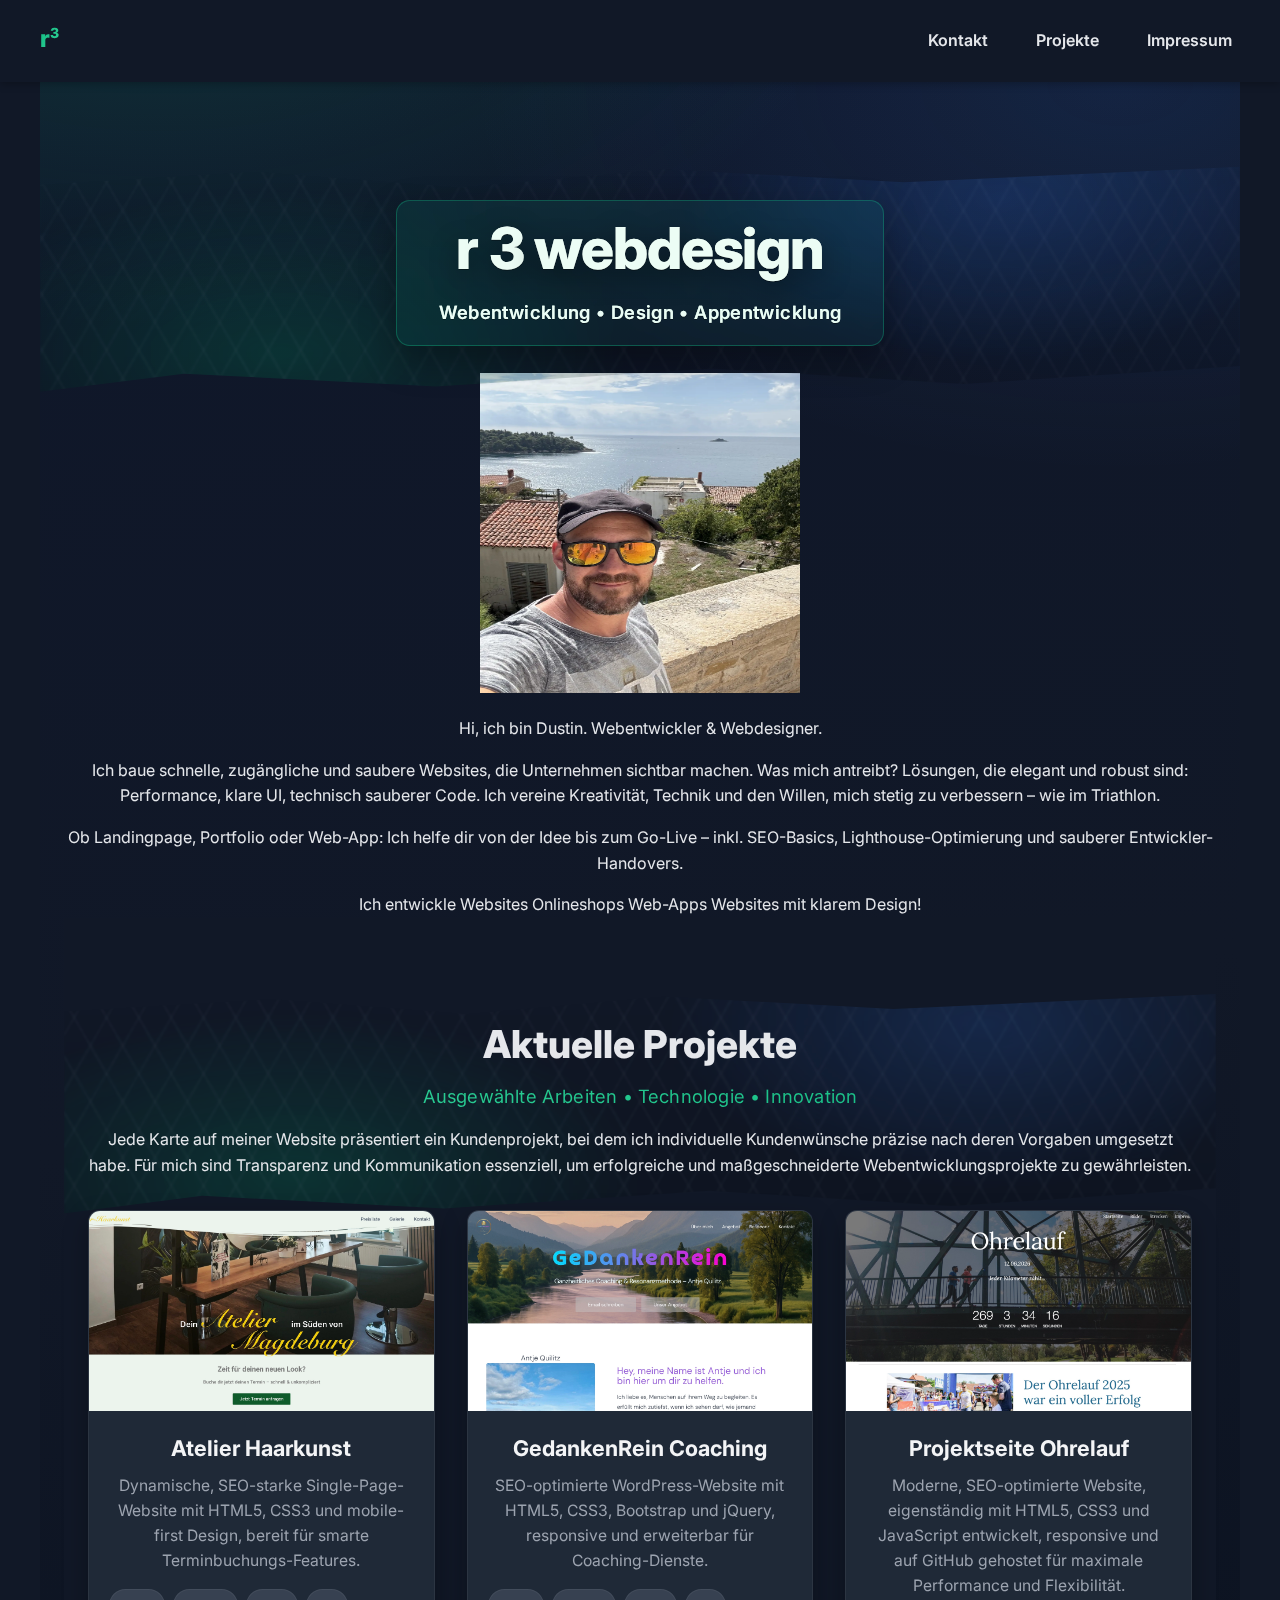
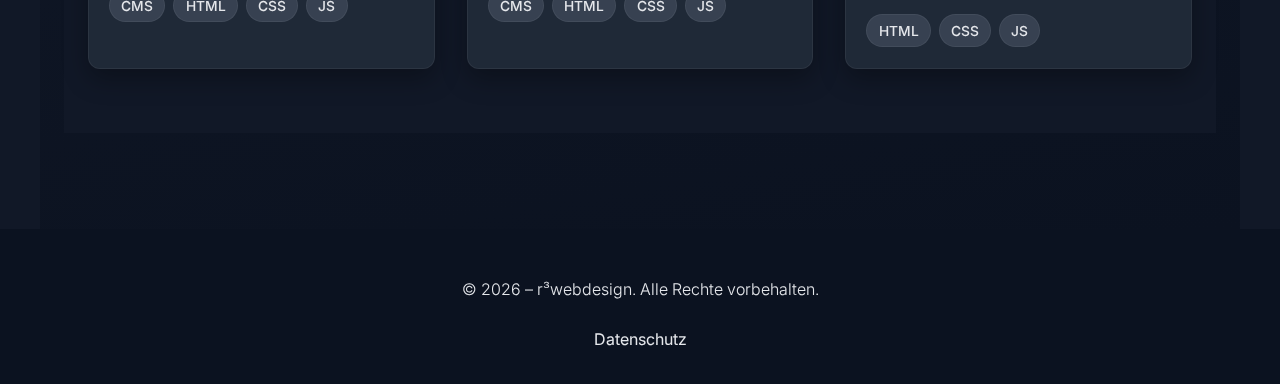
<file: index.html>
<!DOCTYPE html>
<html lang="de">
<head>
  <!-- Basis -->
  <meta charset="utf-8" />
  <meta name="viewport" content="width=device-width, initial-scale=1" />
  <meta http-equiv="X-UA-Compatible" content="IE=edge" />
  <title>r³webdesign – Webentwicklung, Design & Appentwicklung</title>
  <meta name="description" content="r³webdesign entwickelt performante Webseiten, klares Design und smarte Apps. Modernes Tech-Stack, klare Kommunikation, saubere Umsetzung." />
  <meta name="robots" content="index,follow" />
  <meta name="theme-color" content="#10b981" />

  <!-- Canonical -->
  <link rel="canonical" href="https://r3webdesign.de/" />

  <!-- Open Graph -->
  <meta property="og:locale" content="de_DE" />
  <meta property="og:type" content="website" />
  <meta property="og:site_name" content="r³webdesign" />
  <meta property="og:title" content="r³webdesign – Webentwicklung, Design & Appentwicklung" />
  <meta property="og:description" content="r³webdesign entwickelt performante Webseiten, klares Design und smarte Apps. Modernes Tech-Stack, klare Kommunikation, saubere Umsetzung." />
  <meta property="og:url" content="https://r3webdesign.de/" />
  <meta property="og:image" content="https://r3webdesign.de/images/logo.png" />
  <meta property="og:image:width" content="1200" />
  <meta property="og:image:height" content="630" />
  <meta property="og:image:alt" content="r³webdesign – Webentwicklung · Design · Appentwicklung" />

  <!-- Twitter -->
  <meta name="twitter:card" content="summary_large_image" />
  <meta name="twitter:title" content="r³webdesign – Webentwicklung, Design & Appentwicklung" />
  <meta name="twitter:description" content="r³webdesign entwickelt performante Webseiten, klares Design und smarte Apps. Modernes Tech-Stack, klare Kommunikation, saubere Umsetzung." />
  <meta name="twitter:image" content="https://r3webdesign.de/images/r3design-og.png" />

  <!-- Favicons / Icons -->
  <link rel="icon" href="./favicon.ico" sizes="any" />
  <link rel="icon" href="./icon.svg" type="image/svg+xml" />
  <link rel="apple-touch-icon" href="./apple-touch-icon.png" />

  <!-- Fonts (Inter) -->
  <link rel="preconnect" href="https://fonts.googleapis.com" />
  <link rel="preconnect" href="https://fonts.gstatic.com" crossorigin />
  <!-- Optional: Preload, wenn du nur einen Schnitt brauchst
  <link rel="preload" as="style" href="https://fonts.googleapis.com/css2?family=Inter:wght@300;400;600;800&display=swap" />
  -->
  <link href="https://fonts.googleapis.com/css2?family=Inter:wght@300;400;600;800&display=swap" rel="stylesheet" />
  <link rel="preconnect" href="https://fonts.googleapis.com">
  <link href="https://fonts.googleapis.com/css2?family=Inter:wght@600;800&display=swap" rel="stylesheet">
  <!-- CSS -->
  <link rel="stylesheet" href="./style.css?v=1" />

  <!-- Strukturierte Daten (optional, hilft Branding) -->
 <script type="application/ld+json">
{
  "@context": "https://schema.org",
  "@type": "Organization",
  "name": "r³webdesign",
  "alternateName": "r3webdesign",
  "url": "https://r3webdesign.de/",
  "logo": "https://r3webdesign.de/images/r3design-og.png",
  "sameAs": []
}
</script>
</head>
<body>
<header class="site-header">
<a href="index.html" class="logo-link" aria-label="Zurück zur Startseite">
<svg class="logo" width="50" height="50" viewBox="0 0 50 50" fill="none" xmlns="http://www.w3.org/2000/svg">
  <defs>
    <linearGradient id="logoGradient" x1="0%" y1="0%" x2="100%" y2="100%">
      <stop offset="0%" style="stop-color:#10b981;stop-opacity:1" />
      <stop offset="100%" style="stop-color:#34d399;stop-opacity:1" />
    </linearGradient>
  </defs>
  <text x="50%" y="50%" font-family="'Inter', sans-serif" font-size="24" font-weight="800" fill="url(#logoGradient)" text-anchor="middle" dominant-baseline="middle">
  r<tspan dy="-7" font-size="14">3</tspan>
</text>
</svg>
</a>
<nav class="main-nav" aria-label="Hauptnavigation">
<div class="burger-menu" id="burger-menu">
<span></span>
<span></span>
<span></span>
</div>
<ul class="nav-list" id="nav-list">
<li><a href="kontakt.html">Kontakt</a></li>
<li><a href="#projekte">Projekte</a></li>
<li><a href="impressum.html">Impressum</a></li>
</ul>
</nav>
</header>

<main>
<section id="intro" class="section intro">
<div class="section-head">
<h1 class="r3-logo" aria-label="r hoch drei webdesign">
  <span class="r3-word">
    <span class="r3-r">r</span>
    <span class="r3-badge" aria-hidden="true">3</span>
    <span class="r3-rest">webdesign</span>
  </span>
</h1>
</div>

<section id="about" class="about">
  <div class="about__inner">
    <figure class="about__media">
      <img
        src="images/IMG_1907.webp"
        alt="Dustin Rose – Webentwickler & Webdesigner"
        width="320" height="320" loading="lazy"
      />
    </figure>

    <div class="about__content">
      <p class="about__lead">
        Hi, ich bin Dustin. Webentwickler &amp; Webdesigner.
      </p>
      <p>
        Ich baue schnelle, zugängliche und saubere Websites, die Unternehmen sichtbar
        machen. Was mich antreibt? Lösungen, die elegant und robust sind: Performance,
        klare UI, technisch sauberer Code. Ich vereine Kreativität, Technik und den
        Willen, mich stetig zu verbessern – wie im Triathlon.
      </p>
      <p>
        Ob Landingpage, Portfolio oder Web-App: Ich helfe dir von der Idee bis zum
        Go-Live – inkl. SEO-Basics, Lighthouse-Optimierung und sauberer Entwickler-Handovers.
      </p>
    </div>
  </div>
</section>
<!-- Flip Text Component -->
<div class="r3flip">
  <span class="r3flip__fixed">Ich entwickle</span>

  <span class="r3flip__vp">
    <span class="r3flip__track">
      <span class="r3flip__item item_blue">Websites</span>
      <span class="r3flip__item item_green">Onlineshops</span>
      <span class="r3flip__item item_violett">Web-Apps</span>
      <!-- Duplikat für nahtlosen Loop -->
      <span class="r3flip__item item_blue">Websites</span>
    </span>
  </span>

  <span class="r3flip__fixed">mit klarem Design!</span>
</div>




<section id="projekte" class="section projects" aria-labelledby="projects-title">
<div class="section-head">
<h2 id="projects-title">Aktuelle Projekte</h2>
<p>Jede Karte auf meiner Website präsentiert ein Kundenprojekt, bei dem ich individuelle Kundenwünsche präzise nach deren Vorgaben umgesetzt habe. Für mich sind Transparenz und Kommunikation essenziell, um erfolgreiche und maßgeschneiderte Webentwicklungsprojekte zu gewährleisten.</p>
</div>
<div class="card-grid">
<a class="card autoShow" href="projekt-1.html">
<img src="images/projekt-1.webp" alt="Vorschau von Atelier Haarkunst" class="card-media">
<div class="card-body">
<h3>Atelier Haarkunst</h3>
<p>Dynamische, SEO-starke Single-Page-Website mit HTML5, CSS3 und mobile-first Design, bereit für smarte Terminbuchungs-Features.</p>
<div class="tags"><span>CMS</span><span>HTML</span><span>CSS</span><span>JS</span></div>
</div>
</a>
<a class="card autoShow" href="projekt-2.html">
<img src="images/projekt-2.webp" alt="Vorschau von GedankenRein Coaching" class="card-media">
<div class="card-body">
<h3>GedankenRein Coaching</h3>
<p>SEO-optimierte WordPress-Website mit HTML5, CSS3, Bootstrap und jQuery, responsive und erweiterbar für Coaching-Dienste.</p>
<div class="tags"><span>CMS</span><span>HTML</span><span>CSS</span><span>JS</span></div>
</div>
</a>
<a class="card autoShow" href="projekt-3.html">
<img src="images/projekt-3.webp" alt="Vorschau von Ohrelauf" class="card-media">
<div class="card-body">
<h3>Projektseite Ohrelauf</h3>
<p>Moderne, SEO-optimierte Website, eigenständig mit HTML5, CSS3 und JavaScript entwickelt, responsive und auf GitHub gehostet für maximale Performance und Flexibilität.</p>
<div class="tags"><span>HTML</span><span>CSS</span><span>JS</span></div>
</div>
</a>
</div>
</section>
</main>

<footer class="site-footer">
<p>© <span id="year"></span> – r³webdesign. Alle Rechte vorbehalten.</p>
<a href="datenschutz.html" class="footer-link">Datenschutz</a>
</footer>

<script>
document.getElementById('year').textContent = new Date().getFullYear();
document.getElementById('burger-menu').addEventListener('click', function() {
  this.classList.toggle('active');
  document.getElementById('nav-list').classList.toggle('active');
});
  // === AutoShow: früher & langsamer, rein ab 20%, raus unter 8% ===
  (function () {
    if (window.matchMedia && window.matchMedia('(prefers-reduced-motion: reduce)').matches) return;

    const els = document.querySelectorAll('.autoShow');
    if (!('IntersectionObserver' in window) || els.length === 0) {
      els.forEach(el => el.classList.add('is-visible'));
      return;
    }

    // Mehr Stützpunkte -> saubere Ratio-Events
    const thresholds = [];
    for (let i = 0; i <= 1; i += 0.05) thresholds.push(+i.toFixed(2));

    const io = new IntersectionObserver((entries) => {
      entries.forEach(e => {
        const r = e.intersectionRatio;

        // früher starten: sobald ~20% sichtbar -> rein sliden (von unten nach oben)
        if (r >= 0.20) {
          e.target.classList.add('is-visible');
          return;
        }
        // beim Zurückscrollen: unter ~8% -> wieder ausblenden (nach unten raus)
        if (r <= 0.08) {
          e.target.classList.remove('is-visible');
        }
      });
    }, {
      root: null,
      // früher triggern: Viewport nach unten um 25% erweitern
      rootMargin: '0px 0px 25% 0px',
      threshold: thresholds
    });

    els.forEach(el => io.observe(el));

    // Back-forward-Cache Fix
    window.addEventListener('pageshow', (ev) => {
      if (!ev.persisted) return;
      els.forEach(el => {
        const rect = el.getBoundingClientRect();
        const vh = window.innerHeight || document.documentElement.clientHeight;
        const visiblePx = Math.min(rect.bottom, vh) - Math.max(rect.top, 0);
        const ratio = Math.max(0, Math.min(visiblePx / rect.height, 1));
        if (ratio >= 0.20) el.classList.add('is-visible');
        else if (ratio <= 0.08) el.classList.remove('is-visible');
      });
    });
  })();
</script>
</body>
</html>
</file>
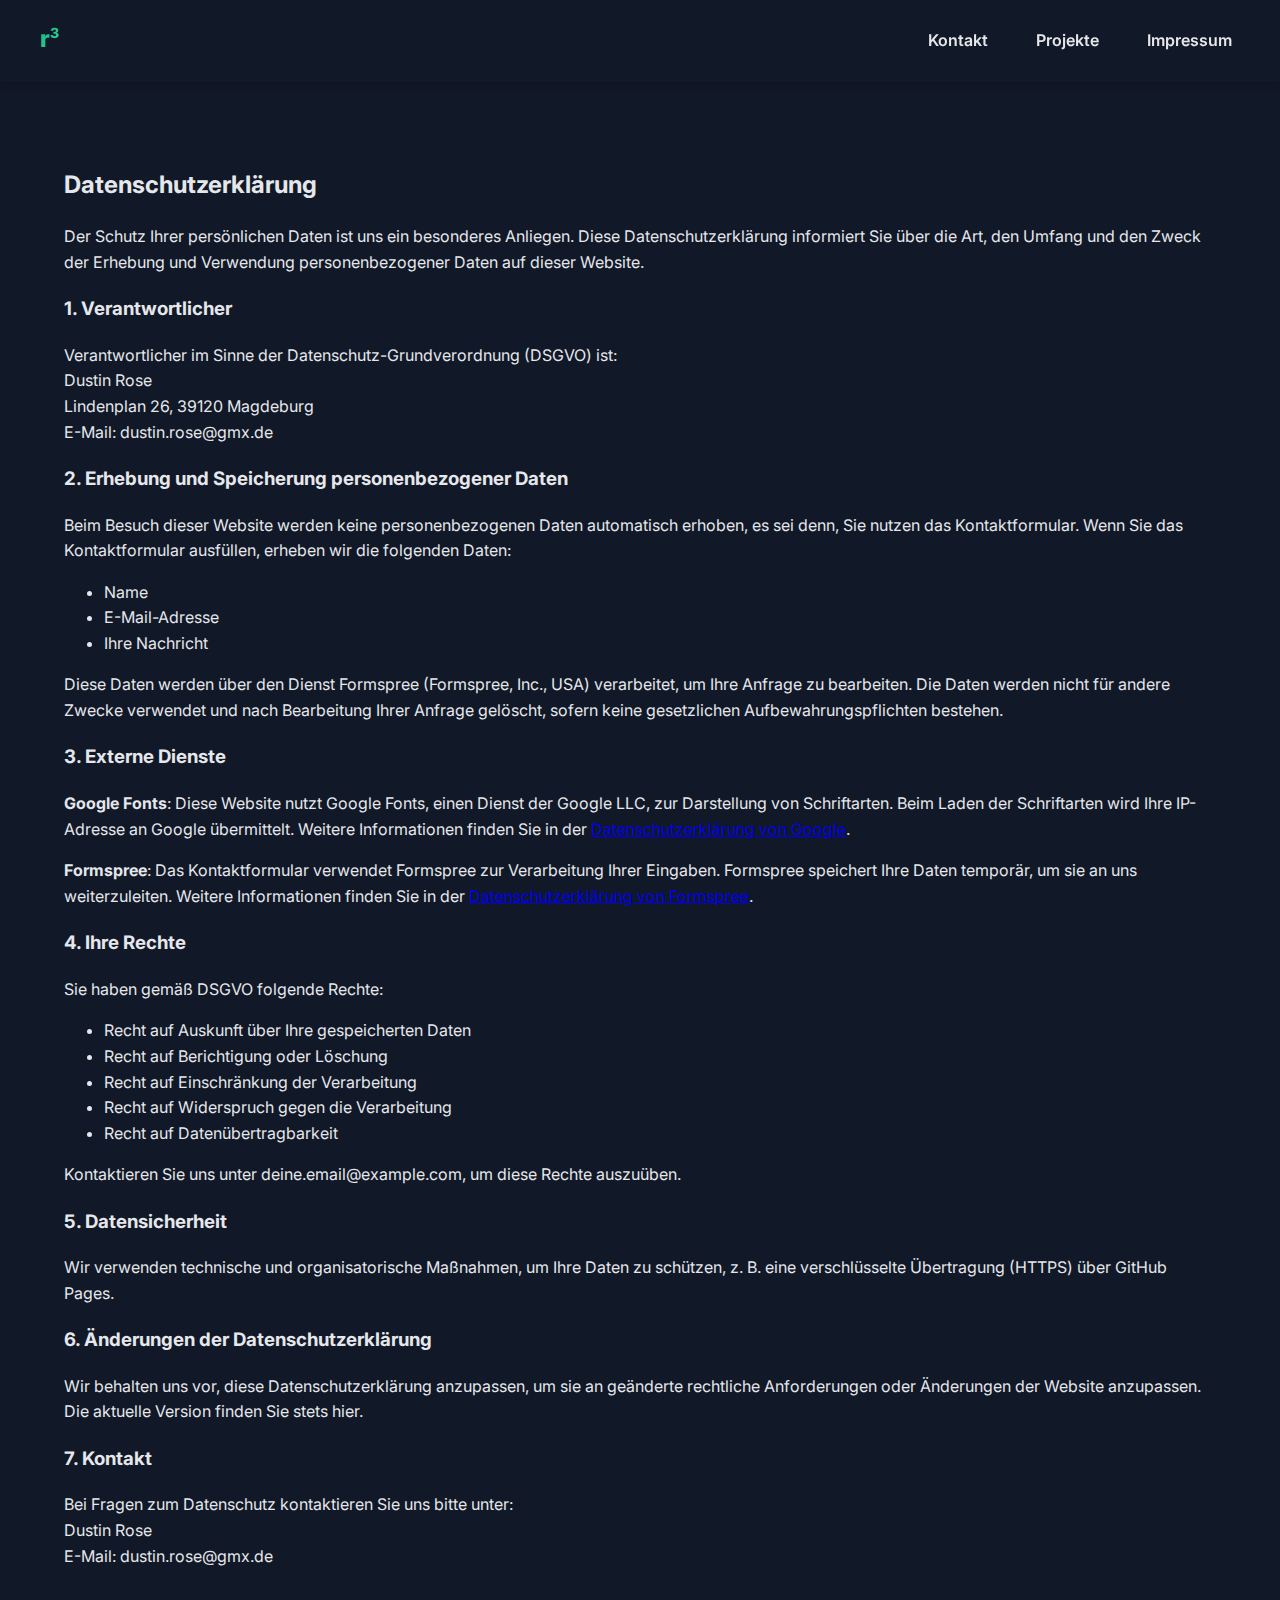
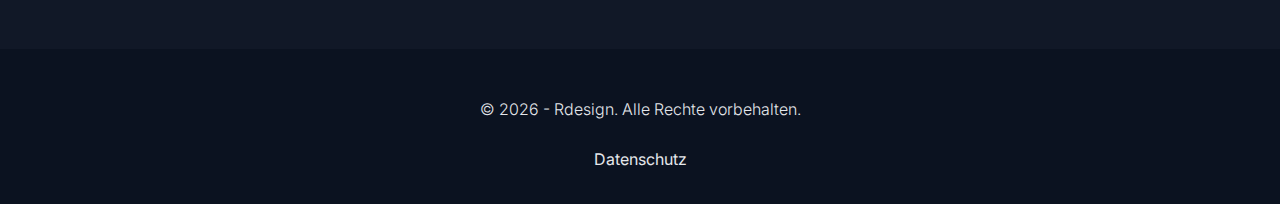
<file: datenschutz.html>
<!DOCTYPE html>
<html lang="de">
<head>
<meta charset="utf-8" />
<meta name="viewport" content="width=device-width, initial-scale=1" />
<title>Rdesign – Datenschutz</title>
<meta name="description" content="Datenschutzerklärung für die Website von Rdesign gemäß DSGVO." />
<link rel="preconnect" href="https://fonts.googleapis.com">
<link rel="preconnect" href="https://fonts.gstatic.com" crossorigin>
<link href="https://fonts.googleapis.com/css2?family=Inter:wght@300;400;600;800&display=swap" rel="stylesheet">
<link rel="stylesheet" href="style.css" />
</head>
<body>
<header class="site-header">
<a href="index.html" class="logo-link" aria-label="Zurück zur Startseite">
<svg class="logo" width="50" height="50" viewBox="0 0 50 50" fill="none" xmlns="http://www.w3.org/2000/svg">
  <defs>
    <linearGradient id="logoGradient" x1="0%" y1="0%" x2="100%" y2="100%">
      <stop offset="0%" style="stop-color:#10b981;stop-opacity:1" />
      <stop offset="100%" style="stop-color:#34d399;stop-opacity:1" />
    </linearGradient>
  </defs>
  <text x="50%" y="50%" font-family="'Inter', sans-serif" font-size="24" font-weight="800" fill="url(#logoGradient)" text-anchor="middle" dominant-baseline="middle">
  r<tspan dy="-7" font-size="14">3</tspan>
</text>
</svg>
</a>
<nav class="main-nav" aria-label="Hauptnavigation">
<div class="burger-menu" id="burger-menu">
<span></span>
<span></span>
<span></span>
</div>
<ul class="nav-list" id="nav-list">
<li><a href="kontakt.html">Kontakt</a></li>
<li><a href="index.html#projekte">Projekte</a></li>
<li><a href="impressum.html">Impressum</a></li>
</ul>
</nav>
</header>

<main>
<section class="section">
<div class="section-head">
<h2>Datenschutzerklärung</h2>
<p>Der Schutz Ihrer persönlichen Daten ist uns ein besonderes Anliegen. Diese Datenschutzerklärung informiert Sie über die Art, den Umfang und den Zweck der Erhebung und Verwendung personenbezogener Daten auf dieser Website.</p>
</div>
<div class="content">
<h3>1. Verantwortlicher</h3>
<p>Verantwortlicher im Sinne der Datenschutz-Grundverordnung (DSGVO) ist:<br>
Dustin Rose<br>
Lindenplan 26, 39120 Magdeburg<br>
E-Mail: dustin.rose@gmx.de</p>

<h3>2. Erhebung und Speicherung personenbezogener Daten</h3>
<p>Beim Besuch dieser Website werden keine personenbezogenen Daten automatisch erhoben, es sei denn, Sie nutzen das Kontaktformular. Wenn Sie das Kontaktformular ausfüllen, erheben wir die folgenden Daten:</p>
<ul>
<li>Name</li>
<li>E-Mail-Adresse</li>
<li>Ihre Nachricht</li>
</ul>
<p>Diese Daten werden über den Dienst Formspree (Formspree, Inc., USA) verarbeitet, um Ihre Anfrage zu bearbeiten. Die Daten werden nicht für andere Zwecke verwendet und nach Bearbeitung Ihrer Anfrage gelöscht, sofern keine gesetzlichen Aufbewahrungspflichten bestehen.</p>

<h3>3. Externe Dienste</h3>
<p><strong>Google Fonts</strong>: Diese Website nutzt Google Fonts, einen Dienst der Google LLC, zur Darstellung von Schriftarten. Beim Laden der Schriftarten wird Ihre IP-Adresse an Google übermittelt. Weitere Informationen finden Sie in der <a href="https://policies.google.com/privacy" target="_blank" rel="noopener">Datenschutzerklärung von Google</a>.</p>
<p><strong>Formspree</strong>: Das Kontaktformular verwendet Formspree zur Verarbeitung Ihrer Eingaben. Formspree speichert Ihre Daten temporär, um sie an uns weiterzuleiten. Weitere Informationen finden Sie in der <a href="https://formspree.io/legal/privacy-policy" target="_blank" rel="noopener">Datenschutzerklärung von Formspree</a>.</p>

<h3>4. Ihre Rechte</h3>
<p>Sie haben gemäß DSGVO folgende Rechte:</p>
<ul>
<li>Recht auf Auskunft über Ihre gespeicherten Daten</li>
<li>Recht auf Berichtigung oder Löschung</li>
<li>Recht auf Einschränkung der Verarbeitung</li>
<li>Recht auf Widerspruch gegen die Verarbeitung</li>
<li>Recht auf Datenübertragbarkeit</li>
</ul>
<p>Kontaktieren Sie uns unter deine.email@example.com, um diese Rechte auszuüben.</p>

<h3>5. Datensicherheit</h3>
<p>Wir verwenden technische und organisatorische Maßnahmen, um Ihre Daten zu schützen, z. B. eine verschlüsselte Übertragung (HTTPS) über GitHub Pages.</p>

<h3>6. Änderungen der Datenschutzerklärung</h3>
<p>Wir behalten uns vor, diese Datenschutzerklärung anzupassen, um sie an geänderte rechtliche Anforderungen oder Änderungen der Website anzupassen. Die aktuelle Version finden Sie stets hier.</p>

<h3>7. Kontakt</h3>
<p>Bei Fragen zum Datenschutz kontaktieren Sie uns bitte unter:<br>
Dustin Rose<br>
E-Mail: dustin.rose@gmx.de</p>
</div>
</section>
</main>

<footer class="site-footer">
<p>© <span id="year"></span> - Rdesign. Alle Rechte vorbehalten.</p>
<a href="datenschutz.html" class="footer-link">Datenschutz</a>
</footer>

<script>
document.getElementById('year').textContent = new Date().getFullYear();
document.getElementById('burger-menu').addEventListener('click', function() {
  this.classList.toggle('active');
  document.getElementById('nav-list').classList.toggle('active');
});
</script>
</body>
</html>
</file>
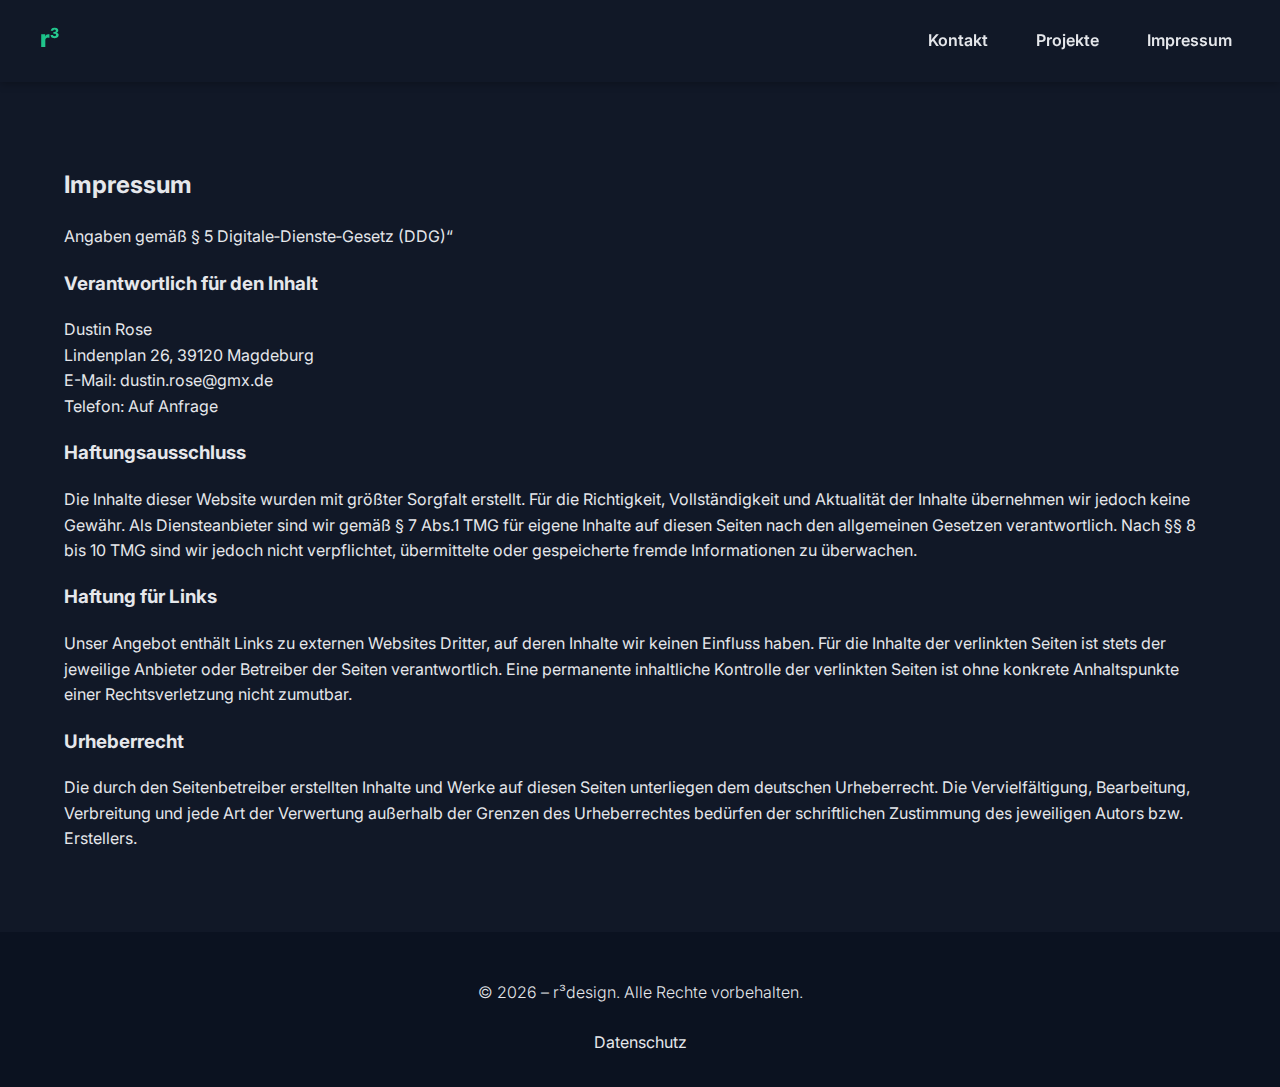
<file: impressum.html>
<!DOCTYPE html>
<html lang="de">
<head>
<meta charset="utf-8" />
<meta name="viewport" content="width=device-width, initial-scale=1" />
<title>Rdesign – Impressum</title>
<meta name="description" content="Impressum gemäß § 5 TMG für die Website von Rdesign." />
<link rel="preconnect" href="https://fonts.googleapis.com">
<link rel="preconnect" href="https://fonts.gstatic.com" crossorigin>
<link href="https://fonts.googleapis.com/css2?family=Inter:wght@300;400;600;800&display=swap" rel="stylesheet">
<link rel="stylesheet" href="style.css" />
</head>
<body>
<header class="site-header">
<a href="index.html" class="logo-link" aria-label="Zurück zur Startseite">
<svg class="logo" width="50" height="50" viewBox="0 0 50 50" fill="none" xmlns="http://www.w3.org/2000/svg">
  <defs>
    <linearGradient id="logoGradient" x1="0%" y1="0%" x2="100%" y2="100%">
      <stop offset="0%" style="stop-color:#10b981;stop-opacity:1" />
      <stop offset="100%" style="stop-color:#34d399;stop-opacity:1" />
    </linearGradient>
  </defs>
  <text x="50%" y="50%" font-family="'Inter', sans-serif" font-size="24" font-weight="800" fill="url(#logoGradient)" text-anchor="middle" dominant-baseline="middle">
  r<tspan dy="-7" font-size="14">3</tspan>
</text>
</svg>
</a>
<nav class="main-nav" aria-label="Hauptnavigation">
<div class="burger-menu" id="burger-menu">
<span></span>
<span></span>
<span></span>
</div>
<ul class="nav-list" id="nav-list">
<li><a href="kontakt.html">Kontakt</a></li>
<li><a href="index.html#projekte">Projekte</a></li>
<li><a href="impressum.html">Impressum</a></li>
</ul>
</nav>
</header>

<main>
<section class="section">
<div class="section-head">
<h2>Impressum</h2>
<p>Angaben gemäß § 5 Digitale‑Dienste‑Gesetz (DDG)“</p>
</div>
<div class="content">
<h3>Verantwortlich für den Inhalt</h3>
<p>Dustin Rose<br>
Lindenplan 26, 39120 Magdeburg<br>
E-Mail: dustin.rose@gmx.de<br>
Telefon: Auf Anfrage</p>

<h3>Haftungsausschluss</h3>
<p>Die Inhalte dieser Website wurden mit größter Sorgfalt erstellt. Für die Richtigkeit, Vollständigkeit und Aktualität der Inhalte übernehmen wir jedoch keine Gewähr. Als Diensteanbieter sind wir gemäß § 7 Abs.1 TMG für eigene Inhalte auf diesen Seiten nach den allgemeinen Gesetzen verantwortlich. Nach §§ 8 bis 10 TMG sind wir jedoch nicht verpflichtet, übermittelte oder gespeicherte fremde Informationen zu überwachen.</p>

<h3>Haftung für Links</h3>
<p>Unser Angebot enthält Links zu externen Websites Dritter, auf deren Inhalte wir keinen Einfluss haben. Für die Inhalte der verlinkten Seiten ist stets der jeweilige Anbieter oder Betreiber der Seiten verantwortlich. Eine permanente inhaltliche Kontrolle der verlinkten Seiten ist ohne konkrete Anhaltspunkte einer Rechtsverletzung nicht zumutbar.</p>

<h3>Urheberrecht</h3>
<p>Die durch den Seitenbetreiber erstellten Inhalte und Werke auf diesen Seiten unterliegen dem deutschen Urheberrecht. Die Vervielfältigung, Bearbeitung, Verbreitung und jede Art der Verwertung außerhalb der Grenzen des Urheberrechtes bedürfen der schriftlichen Zustimmung des jeweiligen Autors bzw. Erstellers.</p>
</div>
</section>
</main>

<footer class="site-footer">
<p>© <span id="year"></span> – r³design. Alle Rechte vorbehalten.</p>
<a href="datenschutz.html" class="footer-link">Datenschutz</a>
</footer>

<script>
document.getElementById('year').textContent = new Date().getFullYear();
document.getElementById('burger-menu').addEventListener('click', function() {
  this.classList.toggle('active');
  document.getElementById('nav-list').classList.toggle('active');
});
</script>
</body>
</html>
</file>
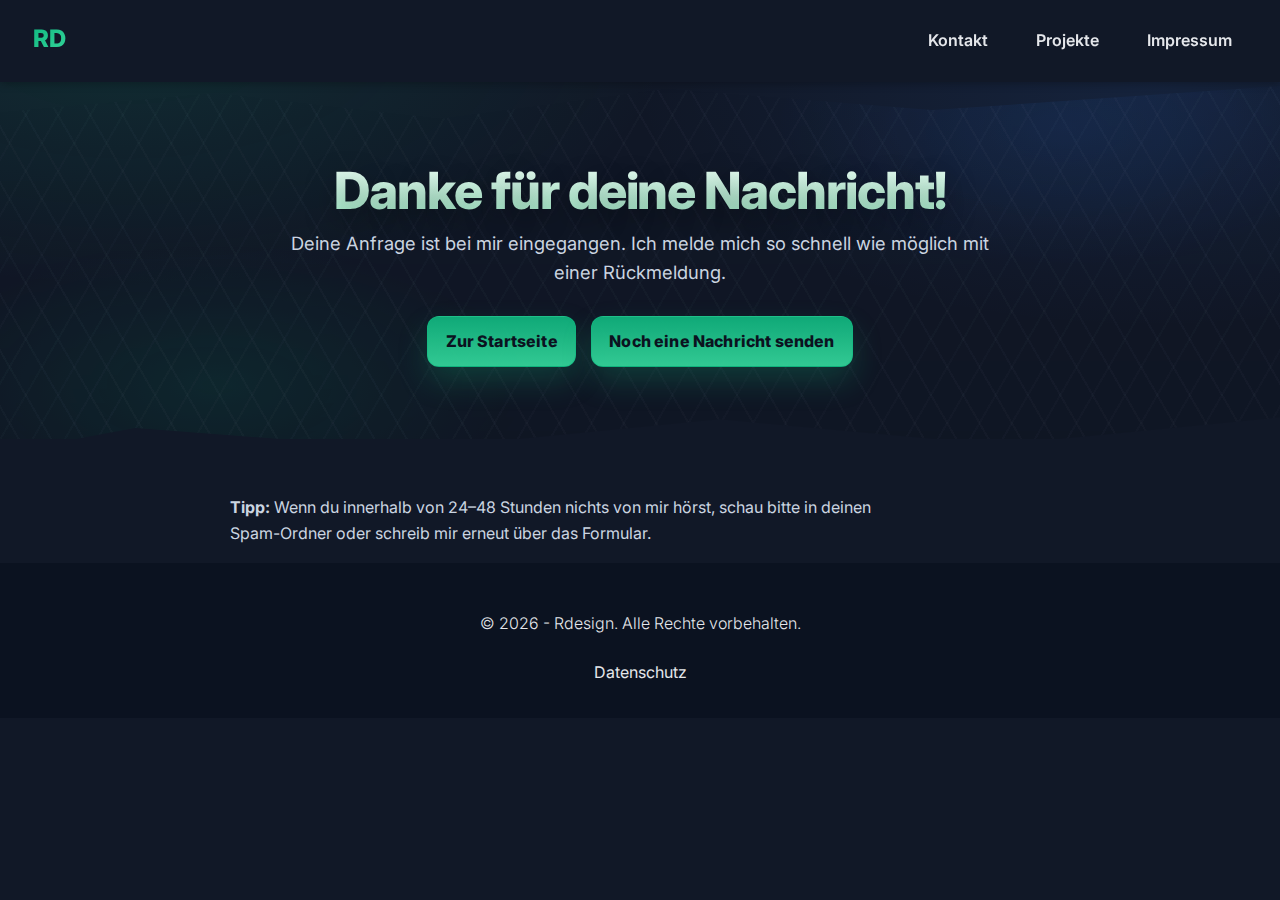
<file: kontakt-danke.html>
<!DOCTYPE html>
<html lang="de" class="no-js">
<head>
  <meta charset="utf-8" />
  <meta name="viewport" content="width=device-width, initial-scale=1" />
  <title>Danke – Rdesign</title>
  <meta name="description" content="Danke für deine Nachricht. Ich melde mich so schnell wie möglich zurück." />
  <meta name="robots" content="noindex,follow" />
  <meta name="theme-color" content="#10b981" />

  <!-- Open Graph -->
  <meta property="og:title" content="Danke – Rdesign" />
  <meta property="og:description" content="Deine Nachricht wurde erfolgreich versendet." />
  <meta property="og:type" content="website" />

  <!-- Fonts -->
  <link rel="preconnect" href="https://fonts.googleapis.com">
  <link rel="preconnect" href="https://fonts.gstatic.com" crossorigin>
  <link href="https://fonts.googleapis.com/css2?family=Inter:wght@300;400;600;800&display=swap" rel="stylesheet">

  <!-- Icons -->
  <link rel="icon" href="/favicon.ico" sizes="any">
  <link rel="icon" href="/icon.svg" type="image/svg+xml">
  <link rel="apple-touch-icon" href="/apple-touch-icon.png">

  <!-- Global Stylesheet (dein vorhandenes style.css) -->
  <link rel="stylesheet" href="/style.css" />

  <!--
    Optional: Kleinste, globale Ergänzungen
    → Wenn du magst, füge die folgenden Regeln ans Ende deiner style.css hinzu,
      damit die zwei CTA-Buttons nebeneinander sitzen und eine dezente "Hinweis"-Klasse existiert.

    .cta-row .glass-link + .glass-link { margin-left: .75rem; }
    .note { color:#9ca3af; }
    @media (max-width: 480px){ .cta-row .glass-link + .glass-link { margin-left: .5rem; } }
  -->
</head>
<body>
  <a class="skip-link" href="#main">Zum Inhalt springen</a>

  <header class="site-header">
    <a href="/index.html" class="logo-link" aria-label="Zurück zur Startseite">
      <svg class="logo" width="50" height="50" viewBox="0 0 50 50" fill="none" xmlns="http://www.w3.org/2000/svg" role="img" aria-labelledby="logoTitle">
        <title id="logoTitle">Rdesign Logo</title>
        <defs>
          <linearGradient id="logoGradient" x1="0%" y1="0%" x2="100%" y2="100%">
            <stop offset="0%" style="stop-color:#10b981;stop-opacity:1" />
            <stop offset="100%" style="stop-color:#34d399;stop-opacity:1" />
          </linearGradient>
        </defs>
        <text x="50%" y="50%" font-family="'Inter', sans-serif" font-size="24" font-weight="800" fill="url(#logoGradient)" text-anchor="middle" dominant-baseline="middle">RD</text>
      </svg>
    </a>

    <nav class="main-nav" aria-label="Hauptnavigation">
      <button class="burger-menu" id="burger-menu" aria-label="Menü öffnen" aria-expanded="false" aria-controls="primary-nav">
        <span aria-hidden="true"></span>
        <span aria-hidden="true"></span>
        <span aria-hidden="true"></span>
      </button>
      <ul class="nav-list" id="primary-nav">
        <li><a href="/kontakt.html">Kontakt</a></li>
        <li><a href="/index.html#projekte">Projekte</a></li>
        <li><a href="/impressum.html">Impressum</a></li>
      </ul>
    </nav>
  </header>

  <main id="main">
    <!-- Hero in deinem bestehenden Stil (wie Projektseiten) -->
    <section class="project-hero has-polys">
      <div class="container">
        <h1 class="project-title">Danke für deine Nachricht!</h1>
        <p class="project-subtitle">Deine Anfrage ist bei mir eingegangen. Ich melde mich so schnell wie möglich mit einer Rückmeldung.</p>
      </div>

      <div class="cta-row">
        <a class="glass-link" href="/index.html">Zur Startseite</a>
        <a class="glass-link" href="/kontakt.html">Noch eine Nachricht senden</a>
      </div>
    </section>

    <!-- Detail-Content in deinem Standard-Layout -->
    <section class="project-detail">
      <div class="container narrow">
        <p class="note"><strong>Tipp:</strong> Wenn du innerhalb von 24–48&nbsp;Stunden nichts von mir hörst, schau bitte in deinen Spam-Ordner oder schreib mir erneut über das Formular.</p>
      </div>
    </section>
  </main>

  <footer class="site-footer">
    <p>© <span id="year">2025</span> - Rdesign. Alle Rechte vorbehalten.</p>
    <a href="/datenschutz.html" class="footer-link">Datenschutz</a>
  </footer>

  <!-- Mini-Script: dynamisches Jahr & Mobile-Menü (nutzt deine vorhandenen Klassen) -->
  <script>
    (function () {
      var y = document.getElementById('year');
      if (y) { y.textContent = new Date().getFullYear(); }

      var burger = document.getElementById('burger-menu');
      var nav = document.getElementById('primary-nav');
      if (burger && nav) {
        burger.addEventListener('click', function () {
          var expanded = this.getAttribute('aria-expanded') === 'true';
          this.classList.toggle('active');
          this.setAttribute('aria-expanded', String(!expanded));
          nav.classList.toggle('active');
        });
      }
    })();
  </script>
</body>
</html>
</file>
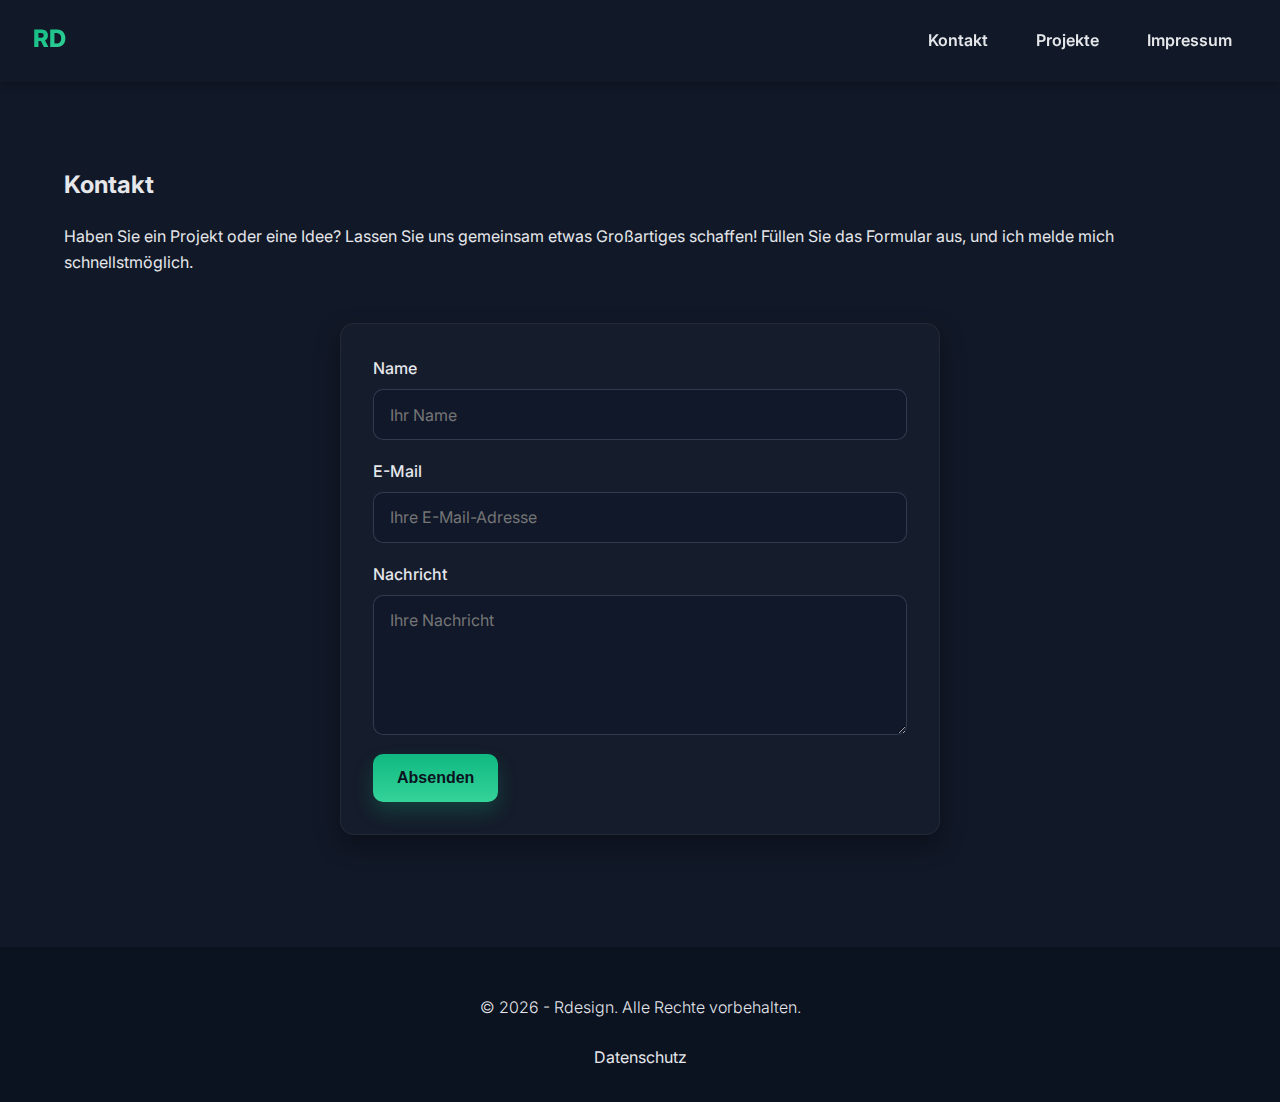
<file: kontakt.html>
<!DOCTYPE html>
<html lang="de">
<head>
<meta charset="utf-8" />
<meta name="viewport" content="width=device-width, initial-scale=1" />
<title>Rdesign – Kontakt</title>
<meta name="description" content="Kontaktieren Sie Rdesign für Webentwicklungsprojekte und individuelle Lösungen." />
<link rel="preconnect" href="https://fonts.googleapis.com">
<link rel="preconnect" href="https://fonts.gstatic.com" crossorigin>
<link href="https://fonts.googleapis.com/css2?family=Inter:wght@300;400;600;800&display=swap" rel="stylesheet">
<link rel="stylesheet" href="style.css" />
</head>
<body>
<header class="site-header">
<a href="index.html" class="logo-link" aria-label="Zurück zur Startseite">
<svg class="logo" width="50" height="50" viewBox="0 0 50 50" fill="none" xmlns="http://www.w3.org/2000/svg">
  <defs>
    <linearGradient id="logoGradient" x1="0%" y1="0%" x2="100%" y2="100%">
      <stop offset="0%" style="stop-color:#10b981;stop-opacity:1" />
      <stop offset="100%" style="stop-color:#34d399;stop-opacity:1" />
    </linearGradient>
  </defs>
  <text x="50%" y="50%" font-family="'Inter', sans-serif" font-size="24" font-weight="800" fill="url(#logoGradient)" text-anchor="middle" dominant-baseline="middle">RD</text>
</svg>
</a>
<nav class="main-nav" aria-label="Hauptnavigation">
<div class="burger-menu" id="burger-menu">
<span></span>
<span></span>
<span></span>
</div>
<ul class="nav-list" id="nav-list">
<li><a href="kontakt.html">Kontakt</a></li>
<li><a href="index.html#projekte">Projekte</a></li>
<li><a href="impressum.html">Impressum</a></li>
</ul>
</nav>
</header>

<main>
<section class="section">
<div class="section-head">
<h2>Kontakt</h2>
<p>Haben Sie ein Projekt oder eine Idee? Lassen Sie uns gemeinsam etwas Großartiges schaffen! Füllen Sie das Formular aus, und ich melde mich schnellstmöglich.</p>
</div>
<form action="https://formspree.io/f/myzdardk" method="post" class="contact-form">
<div class="form-group">
<label for="name">Name</label>
<input type="text" id="name" name="name" required placeholder="Ihr Name">
</div>
<div class="form-group">
<label for="email">E-Mail</label>
<input type="email" id="email" name="email" required placeholder="Ihre E-Mail-Adresse">
</div>
<div class="form-group">
<label for="message">Nachricht</label>
<textarea id="message" name="message" required placeholder="Ihre Nachricht"></textarea>
</div>
<button type="submit">Absenden</button>
</form>
</section>
</main>

<footer class="site-footer">
<p>© <span id="year"></span> - Rdesign. Alle Rechte vorbehalten.</p>
<a href="datenschutz.html" class="footer-link">Datenschutz</a>
</footer>

<script>
document.getElementById('year').textContent = new Date().getFullYear();
document.getElementById('burger-menu').addEventListener('click', function() {
  this.classList.toggle('active');
  document.getElementById('nav-list').classList.toggle('active');
});
</script>
</body>
</html>
</file>
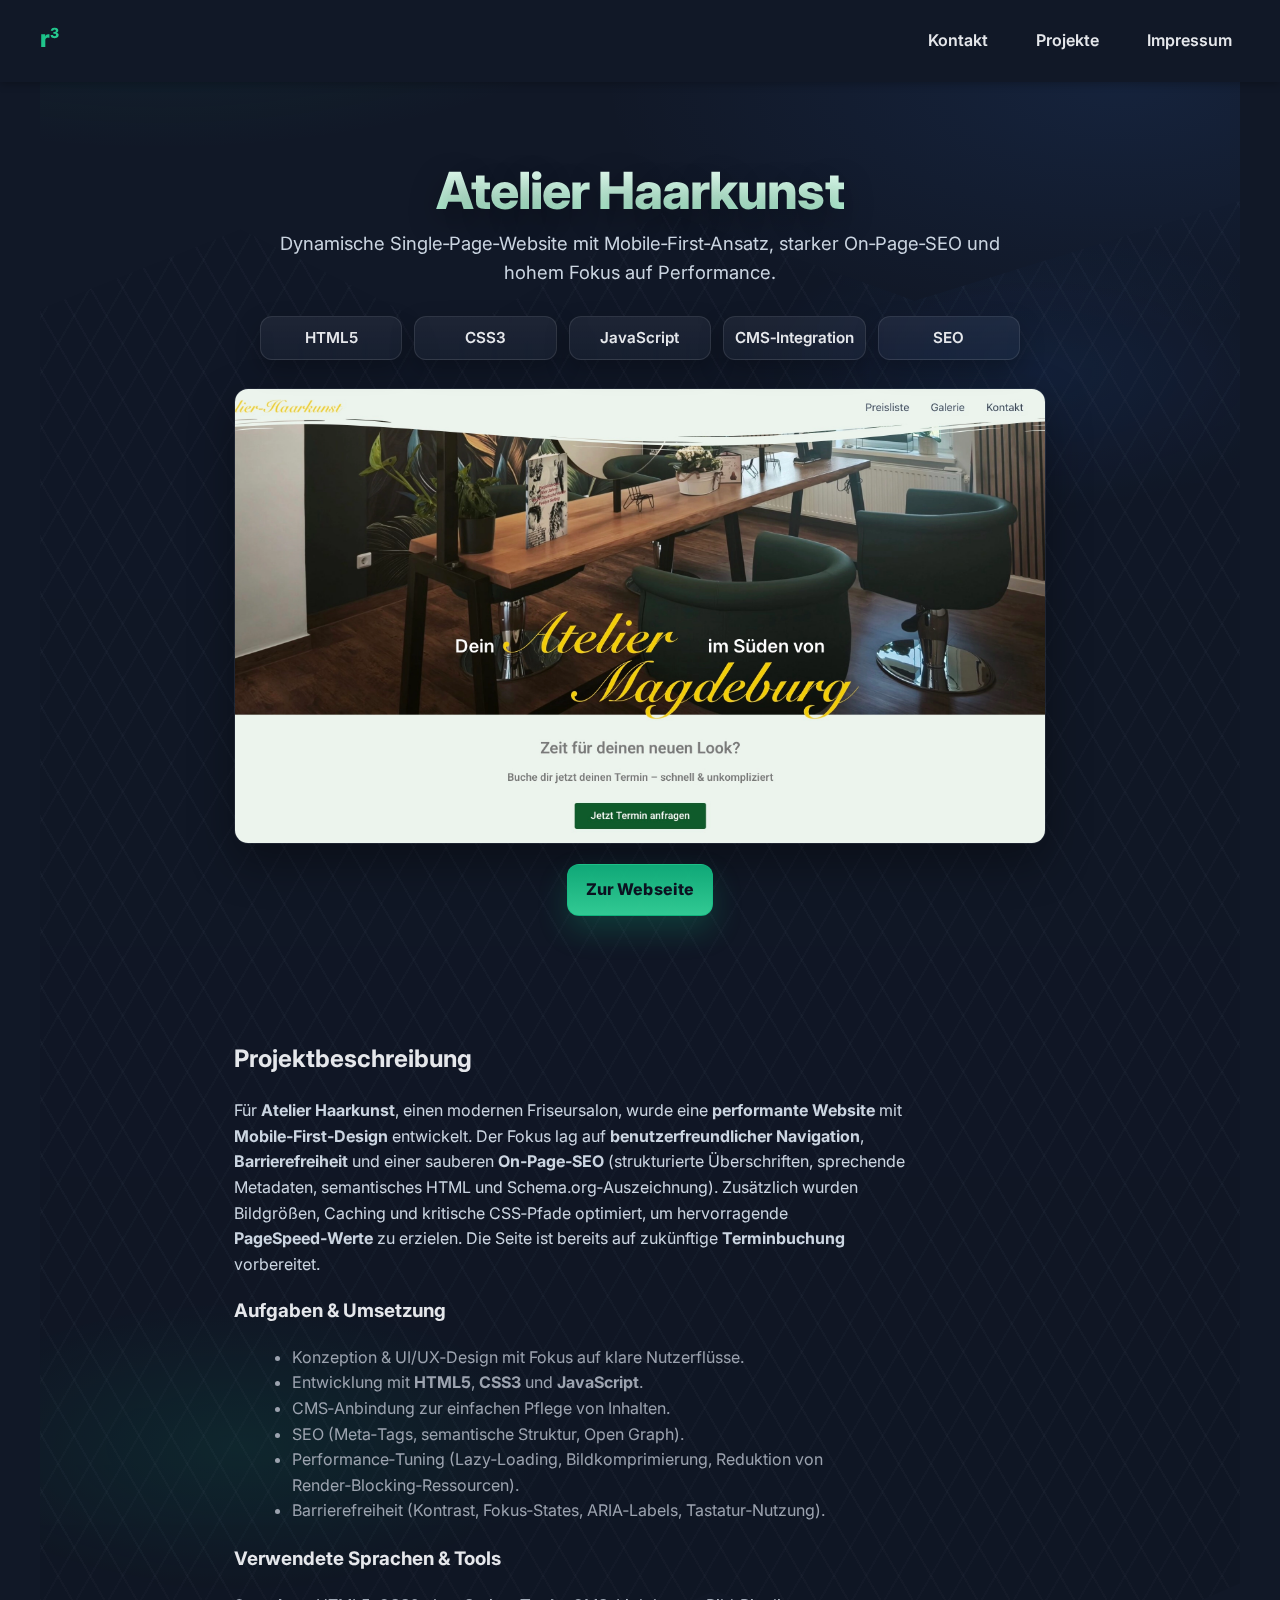
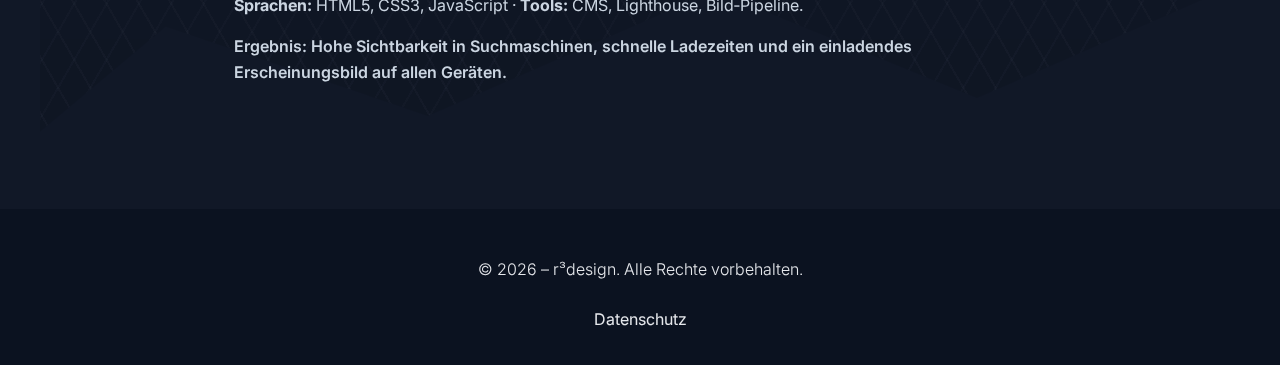
<file: projekt-1.html>
<!DOCTYPE html>
<html lang="de">
<head>
<head>
  <meta charset="utf-8">
  <meta name="viewport" content="width=device-width, initial-scale=1">

  <title>Atelier Haarkunst – Moderne Friseur-Website | r³webdesign</title>
  <meta name="description" content="Case Study: Moderne, schnelle Webseite für den Friseursalon »Atelier Haarkunst«. Mobile-First, hohe Performance und saubere SEO-Basis.">
  <meta name="robots" content="index,follow">
  <meta name="theme-color" content="#10b981">

  <!-- Kanonische URL dieser Projektseite -->
  <link rel="canonical" href="https://r3webdesign.de/projekt-friseur-webseite.html">

  <!-- Open Graph -->
  <meta property="og:type" content="article">
  <meta property="og:site_name" content="r³webdesign">
  <meta property="og:title" content="Atelier Haarkunst – Moderne Friseur-Webseite">
  <meta property="og:description" content="Case Study: Moderne, schnelle Webseite für den Friseursalon »Atelier Haarkunst«. Mobile-First, hohe Performance und saubere SEO-Basis.">
  <meta property="og:url" content="https://r3webdesign.de/projekt-friseur-webseite.html">
  <meta property="og:image" content="https://r3webdesign.de/images/projekt-1.webp">
  <meta property="og:image:width" content="1200">
  <meta property="og:image:height" content="630">
  <meta property="og:image:alt" content="Screenshot der Webseite von Atelier Haarkunst">

  <!-- Twitter -->
  <meta name="twitter:card" content="summary_large_image">
  <meta name="twitter:title" content="Atelier Haarkunst – Moderne Friseur-Website">
  <meta name="twitter:description" content="Case Study: Moderne, schnelle One-Pager-Website für den Friseursalon »Atelier Haarkunst«.">
  <meta name="twitter:image" content="https://r3webdesign.de/images/projekt-1.webp">

  <!-- Google Fonts: Preconnect + Preload (nicht render-blockierend) -->
  <link rel="preconnect" href="https://fonts.googleapis.com">
  <link rel="preconnect" href="https://fonts.gstatic.com" crossorigin>
  <link rel="preload"
        href="https://fonts.googleapis.com/css2?family=Inter:wght@300;400;600;800&display=swap"
        as="style" onload="this.onload=null;this.rel='stylesheet'">
  <noscript>
    <link rel="stylesheet"
          href="https://fonts.googleapis.com/css2?family=Inter:wght@300;400;600;800&display=swap">
  </noscript>

  <!-- CSS (mit einfachem Cache-Buster) -->
  <link rel="stylesheet" href="/style.css?v=2">

  <!-- Strukturierte Daten -->
  <script type="application/ld+json">
  {
    "@context": "https://schema.org",
    "@type": "CreativeWork",
    "name": "Atelier Haarkunst – Moderne Friseur-Website",
    "url": "https://r3webdesign.de/projekt-friseur-webseite.html",
    "image": "https://r3webdesign.de/images/projekt-1.webp",
    "description": "Case Study: Moderne, schnelle One-Pager-Website für den Friseursalon »Atelier Haarkunst«. Mobile-First, hohe Performance und saubere SEO-Basis.",
    "author": {
      "@type": "Organization",
      "name": "r³webdesign",
      "url": "https://r3webdesign.de/"
    }
  }
  </script>
</head>
<body>
<header class="site-header">
  <a href="index.html" class="logo-link" aria-label="Zurück zur Startseite">
    <svg class="logo" width="50" height="50" viewBox="0 0 50 50" fill="none" xmlns="http://www.w3.org/2000/svg">
      <defs>
        <linearGradient id="logoGradient" x1="0%" y1="0%" x2="100%" y2="100%">
          <stop offset="0%" style="stop-color:#10b981;stop-opacity:1" />
          <stop offset="100%" style="stop-color:#34d399;stop-opacity:1" />
        </linearGradient>
      </defs>
      <text x="50%" y="50%" font-family="'Inter', sans-serif" font-size="24" font-weight="800" fill="url(#logoGradient)" text-anchor="middle" dominant-baseline="middle">
  r<tspan dy="-7" font-size="14">3</tspan>
</text>
    </svg>
  </a>
  <nav class="main-nav" aria-label="Hauptnavigation">
    <div class="burger-menu" id="burger-menu">
      <span></span>
      <span></span>
      <span></span>
    </div>
    <ul class="nav-list" id="nav-list">
      <li><a href="kontakt.html">Kontakt</a></li>
      <li><a href="index.html#projekte">Projekte</a></li>
      <li><a href="impressum.html">Impressum</a></li>
    </ul>
  </nav>
</header>

<main>
  <!-- Hero / Titel mittig -->
  <section class="section project-hero has-polys" aria-labelledby="project-title">
    <div class="container narrow">
      <h1 id="project-title" class="project-title">Atelier Haarkunst</h1>
      <p class="project-subtitle">Dynamische Single‑Page‑Website mit Mobile‑First‑Ansatz, starker On‑Page‑SEO und hohem Fokus auf Performance.</p>

      <!-- Glas-Karten: verwendete Sprachen/Tools -->
      <ul class="tech-grid" aria-label="Verwendete Technologien">
        <li class="tech-chip glass" aria-label="HTML5">HTML5</li>
        <li class="tech-chip glass" aria-label="CSS3">CSS3</li>
        <li class="tech-chip glass" aria-label="JavaScript">JavaScript</li>
        <li class="tech-chip glass" aria-label="CMS">CMS‑Integration</li>
        <li class="tech-chip glass" aria-label="SEO">SEO</li>
      </ul>

<section class="section project-visual">
  <div class="container">
    <a class="cover-link" href="https://www.atelier-haarkunst.de" target="_blank" rel="noopener"
       aria-label="Atelier Haarkunst – Live-Webseite öffnen (Bild)">
      <img src="images/projekt-1.webp"
           alt="Mockup der Website Atelier Haarkunst auf Laptop und Smartphone"
           class="project-media" loading="lazy" decoding="async">
    </a>
  </div>
  <!-- Gläserner Link zur Live-Webseite -->
  <p class="cta-row">
  <a class="glass-link" href="https://www.atelier-haarkunst.de" target="_blank" rel="noopener"
     aria-label="Atelier Haarkunst – Live-Webseite öffnen">Zur Webseite</a>
</p>
</section>


  <!-- Projektbeschreibung (SEO-freundlich) -->
  <section class="section project-detail" aria-labelledby="desc-title">
    <div class="container narrow">
      <h2 id="desc-title">Projektbeschreibung</h2>
      <p>
        Für <strong>Atelier Haarkunst</strong>, einen modernen Friseursalon, wurde eine
        <strong>performante Website</strong> mit <strong>Mobile‑First‑Design</strong> entwickelt. Der Fokus lag auf
        <strong>benutzerfreundlicher Navigation</strong>, <strong>Barrierefreiheit</strong> und einer sauberen <strong>On‑Page‑SEO</strong> (strukturierte
        Überschriften, sprechende Metadaten, semantisches HTML und Schema.org‑Auszeichnung). Zusätzlich wurden Bildgrößen,
        Caching und kritische CSS‑Pfade optimiert, um hervorragende <strong>PageSpeed‑Werte</strong> zu erzielen. Die Seite ist
        bereits auf zukünftige <strong>Terminbuchung</strong> vorbereitet.
      </p>
      <h3>Aufgaben & Umsetzung</h3>
      <ul class="task-list">
        <li>Konzeption & UI/UX‑Design mit Fokus auf klare Nutzerflüsse.</li>
        <li>Entwicklung mit <strong>HTML5</strong>, <strong>CSS3</strong> und <strong>JavaScript</strong>.</li>
        <li>CMS‑Anbindung zur einfachen Pflege von Inhalten.</li>
        <li>SEO (Meta‑Tags, semantische Struktur, Open Graph).</li>
        <li>Performance‑Tuning (Lazy‑Loading, Bildkomprimierung, Reduktion von Render‑Blocking‑Ressourcen).</li>
        <li>Barrierefreiheit (Kontrast, Fokus‑States, ARIA‑Labels, Tastatur‑Nutzung).</li>
      </ul>
      <h3>Verwendete Sprachen & Tools</h3>
      <p><strong>Sprachen:</strong> HTML5, CSS3, JavaScript · <strong>Tools:</strong> CMS, Lighthouse, Bild‑Pipeline.</p>
      <p class="result-note">Ergebnis: Hohe Sichtbarkeit in Suchmaschinen, schnelle Ladezeiten und ein einladendes Erscheinungsbild auf allen Geräten.</p>
    </div>
  </section>
</main>

<footer class="site-footer">
  <p>© <span id="year"></span> – r³design. Alle Rechte vorbehalten.</p>
  <a href="datenschutz.html" class="footer-link">Datenschutz</a>
</footer>

<script>
  document.getElementById('year').textContent = new Date().getFullYear();
  document.getElementById('burger-menu').addEventListener('click', function() {
    this.classList.toggle('active');
    document.getElementById('nav-list').classList.toggle('active');
  });
</script>
</body>
</html>
</file>
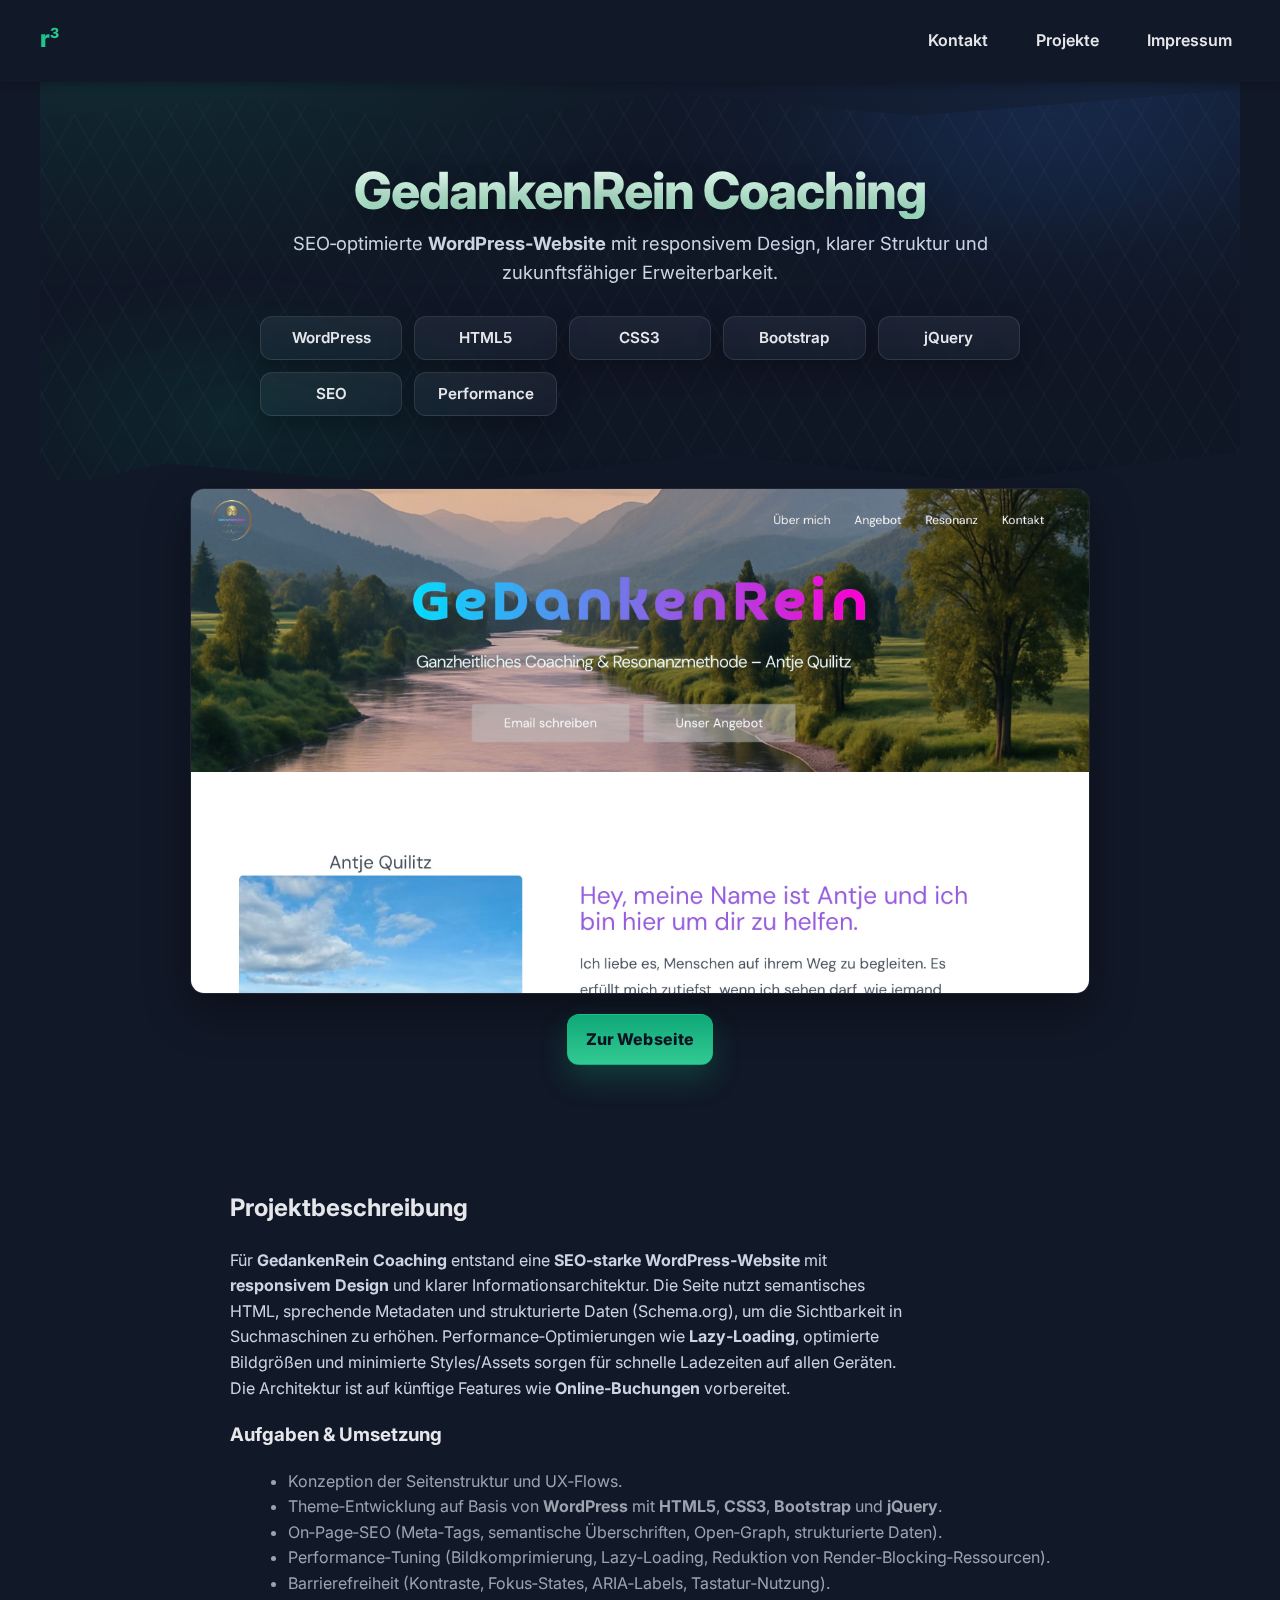
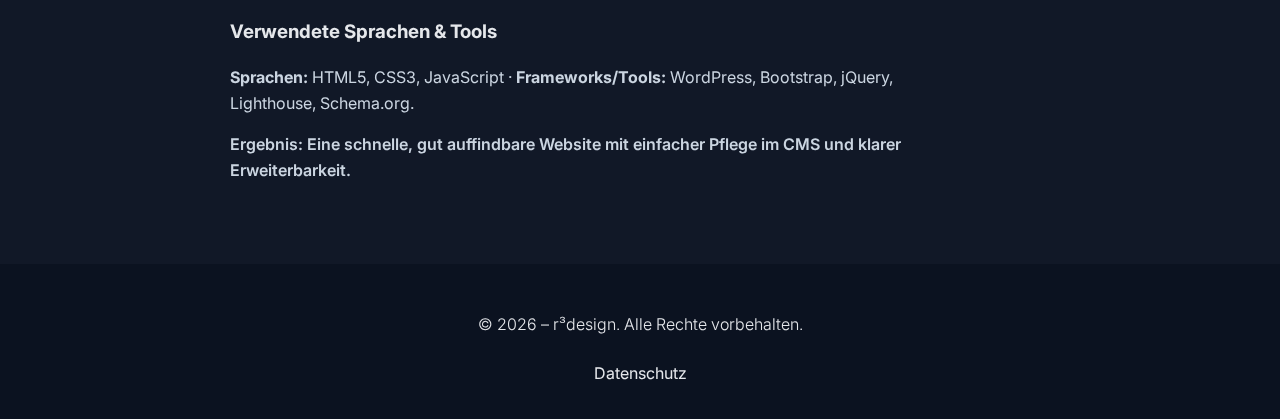
<file: projekt-2.html>
<!DOCTYPE html>
<html lang="de">
<head>
  <meta charset="utf-8" />
  <meta name="viewport" content="width=device-width, initial-scale=1" />
  <title>Rdesign – GedankenRein Coaching</title>
  <meta name="description" content="Projekt: GedankenRein Coaching – SEO-starke WordPress‑Website mit responsivem Design, hoher Performance und sauberer Informationsarchitektur." />
  <link rel="preconnect" href="https://fonts.googleapis.com">
  <link rel="preconnect" href="https://fonts.gstatic.com" crossorigin>
  <link href="https://fonts.googleapis.com/css2?family=Inter:wght@300;400;600;800&display=swap" rel="stylesheet">
  <link rel="stylesheet" href="style.css" />
</head>
<body>
<header class="site-header">
  <a href="index.html" class="logo-link" aria-label="Zurück zur Startseite">
    <svg class="logo" width="50" height="50" viewBox="0 0 50 50" fill="none" xmlns="http://www.w3.org/2000/svg">
      <defs>
        <linearGradient id="logoGradient" x1="0%" y1="0%" x2="100%" y2="100%">
          <stop offset="0%" style="stop-color:#10b981;stop-opacity:1" />
          <stop offset="100%" style="stop-color:#34d399;stop-opacity:1" />
        </linearGradient>
      </defs>
      <text x="50%" y="50%" font-family="'Inter', sans-serif" font-size="24" font-weight="800" fill="url(#logoGradient)" text-anchor="middle" dominant-baseline="middle">
  r<tspan dy="-7" font-size="14">3</tspan>
</text>
    </svg>
  </a>
  <nav class="main-nav" aria-label="Hauptnavigation">
    <div class="burger-menu" id="burger-menu">
      <span></span>
      <span></span>
      <span></span>
    </div>
    <ul class="nav-list" id="nav-list">
      <li><a href="kontakt.html">Kontakt</a></li>
      <li><a href="index.html#projekte">Projekte</a></li>
      <li><a href="impressum.html">Impressum</a></li>
    </ul>
  </nav>
</header>

<main>
  <!-- Hero / Titel mittig (neuer Stil) -->
  <section class="section project-hero has-polys" aria-labelledby="project-title">
    <div class="container narrow">
      <h1 id="project-title" class="project-title">GedankenRein Coaching</h1>
      <p class="project-subtitle">SEO‑optimierte <strong>WordPress‑Website</strong> mit responsivem Design, klarer Struktur und zukunftsfähiger Erweiterbarkeit.</p>

      <!-- Glas-Karten: verwendete Sprachen/Tools -->
      <ul class="tech-grid" aria-label="Verwendete Technologien">
        <li class="tech-chip glass" aria-label="WordPress">WordPress</li>
        <li class="tech-chip glass" aria-label="HTML5">HTML5</li>
        <li class="tech-chip glass" aria-label="CSS3">CSS3</li>
        <li class="tech-chip glass" aria-label="Bootstrap">Bootstrap</li>
        <li class="tech-chip glass" aria-label="jQuery">jQuery</li>
        <li class="tech-chip glass" aria-label="SEO">SEO</li>
        <li class="tech-chip glass" aria-label="Performance">Performance</li>
      </ul>
    </div>
  </section>

  <!-- Visual + Call to Action im neuen Stil -->
  <section class="section project-visual">
    <div class="container">
      <a class="cover-link" href="https://www.gedankenrein.de" target="_blank" rel="noopener" aria-label="GedankenRein Coaching – Live‑Webseite öffnen (Bild)">
        <img src="images/projekt-2.jpg" alt="Mockup der Website GedankenRein Coaching auf mehreren Geräten" class="project-media" loading="lazy" decoding="async">
      </a>
    </div>
    <p class="cta-row">
      <a class="glass-link" href="https://www.gedankenrein.de" target="_blank" rel="noopener" aria-label="GedankenRein Coaching – Live‑Webseite öffnen">Zur Webseite</a>
    </p>
  </section>

  <!-- Projektbeschreibung (SEO-freundlich) -->
  <section class="section project-detail" aria-labelledby="desc-title">
    <div class="container narrow">
      <h2 id="desc-title">Projektbeschreibung</h2>
      <p>
        Für <strong>GedankenRein Coaching</strong> entstand eine <strong>SEO‑starke WordPress‑Website</strong> mit
        <strong>responsivem Design</strong> und klarer Informationsarchitektur. Die Seite nutzt semantisches HTML,
        sprechende Metadaten und strukturierte Daten (Schema.org), um die Sichtbarkeit in Suchmaschinen zu erhöhen.
        Performance‑Optimierungen wie <strong>Lazy‑Loading</strong>, optimierte Bildgrößen und minimierte Styles/Assets sorgen für
        schnelle Ladezeiten auf allen Geräten. Die Architektur ist auf künftige Features wie <strong>Online‑Buchungen</strong>
        vorbereitet.
      </p>
      <h3>Aufgaben & Umsetzung</h3>
      <ul class="task-list">
        <li>Konzeption der Seitenstruktur und UX‑Flows.</li>
        <li>Theme‑Entwicklung auf Basis von <strong>WordPress</strong> mit <strong>HTML5</strong>, <strong>CSS3</strong>, <strong>Bootstrap</strong> und <strong>jQuery</strong>.</li>
        <li>On‑Page‑SEO (Meta‑Tags, semantische Überschriften, Open‑Graph, strukturierte Daten).</li>
        <li>Performance‑Tuning (Bildkomprimierung, Lazy‑Loading, Reduktion von Render‑Blocking‑Ressourcen).</li>
        <li>Barrierefreiheit (Kontraste, Fokus‑States, ARIA‑Labels, Tastatur‑Nutzung).</li>
      </ul>
      <h3>Verwendete Sprachen & Tools</h3>
      <p><strong>Sprachen:</strong> HTML5, CSS3, JavaScript · <strong>Frameworks/Tools:</strong> WordPress, Bootstrap, jQuery, Lighthouse, Schema.org.</p>
      <p class="result-note">Ergebnis: Eine schnelle, gut auffindbare Website mit einfacher Pflege im CMS und klarer Erweiterbarkeit.</p>
    </div>
  </section>
</main>

<footer class="site-footer">
  <p>© <span id="year"></span> – r³design. Alle Rechte vorbehalten.</p>
  <a href="datenschutz.html" class="footer-link">Datenschutz</a>
</footer>

<script>
  document.getElementById('year').textContent = new Date().getFullYear();
  document.getElementById('burger-menu').addEventListener('click', function() {
    this.classList.toggle('active');
    document.getElementById('nav-list').classList.toggle('active');
  });
</script>
</body>
</html>
</file>
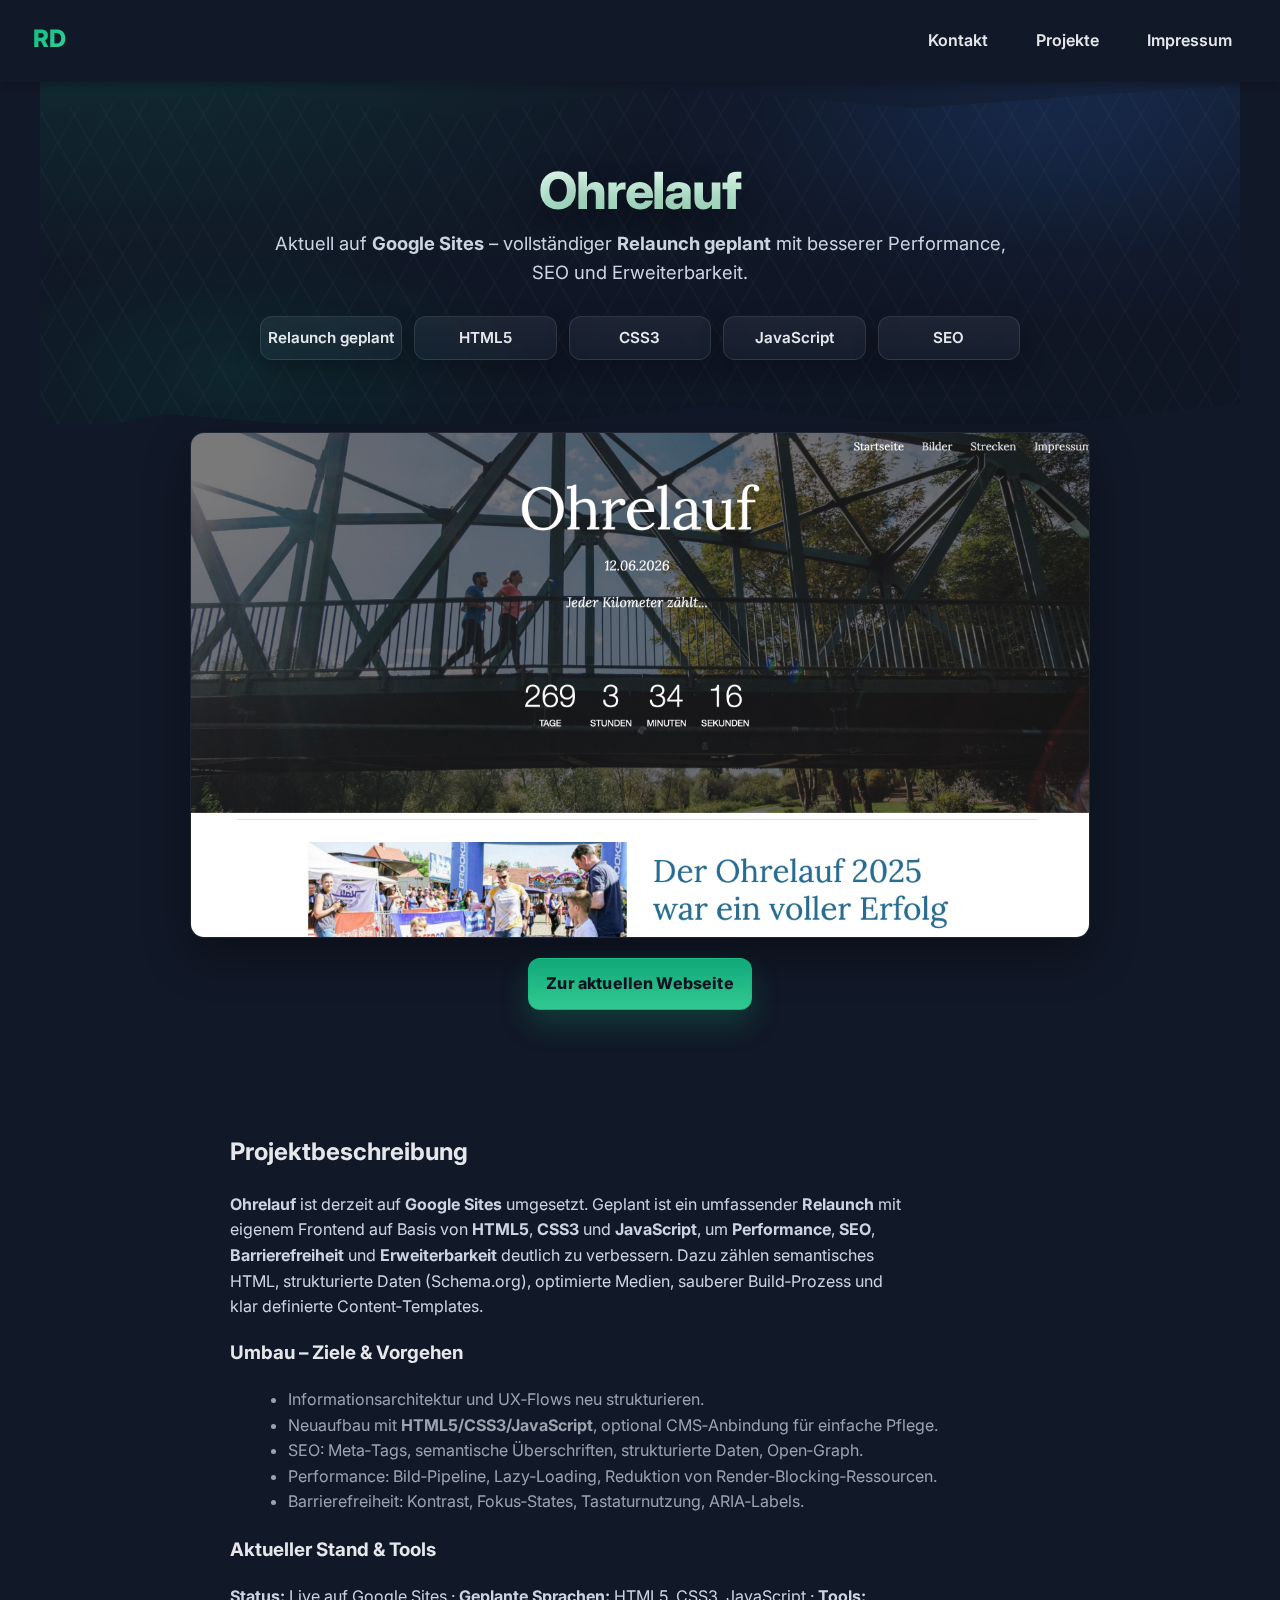
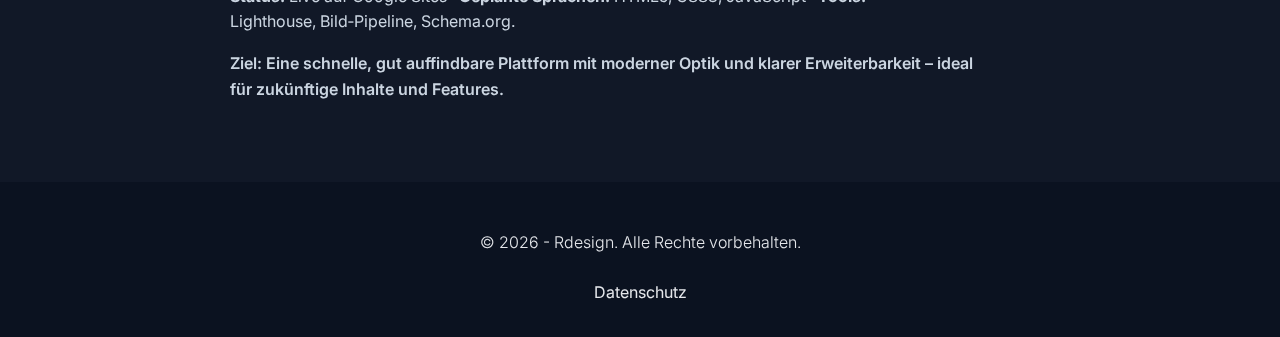
<file: projekt-3.html>
<!DOCTYPE html>
<html lang="de">
<head>
  <meta charset="utf-8" />
  <meta name="viewport" content="width=device-width, initial-scale=1" />
  <title>Rdesign – Ohrelauf</title>
  <meta name="description" content="Projekt: Ohrelauf – derzeit auf Google Sites, Relaunch geplant: performante, SEO‑starke Website mit klarem Design und besserer Erweiterbarkeit." />
  <link rel="preconnect" href="https://fonts.googleapis.com">
  <link rel="preconnect" href="https://fonts.gstatic.com" crossorigin>
  <link href="https://fonts.googleapis.com/css2?family=Inter:wght@300;400;600;800&display=swap" rel="stylesheet">
  <link rel="stylesheet" href="style.css" />
</head>
<body>
<header class="site-header">
  <a href="index.html" class="logo-link" aria-label="Zurück zur Startseite">
    <svg class="logo" width="50" height="50" viewBox="0 0 50 50" fill="none" xmlns="http://www.w3.org/2000/svg">
      <defs>
        <linearGradient id="logoGradient" x1="0%" y1="0%" x2="100%" y2="100%">
          <stop offset="0%" style="stop-color:#10b981;stop-opacity:1" />
          <stop offset="100%" style="stop-color:#34d399;stop-opacity:1" />
        </linearGradient>
      </defs>
      <text x="50%" y="50%" font-family="'Inter', sans-serif" font-size="24" font-weight="800" fill="url(#logoGradient)" text-anchor="middle" dominant-baseline="middle">RD</text>
    </svg>
  </a>
  <nav class="main-nav" aria-label="Hauptnavigation">
    <div class="burger-menu" id="burger-menu">
      <span></span>
      <span></span>
      <span></span>
    </div>
    <ul class="nav-list" id="nav-list">
      <li><a href="kontakt.html">Kontakt</a></li>
      <li><a href="index.html#projekte">Projekte</a></li>
      <li><a href="impressum.html">Impressum</a></li>
    </ul>
  </nav>
</header>

<main>
  <!-- Hero im neuen Stil -->
  <section class="section project-hero has-polys" aria-labelledby="project-title">
    <div class="container narrow">
      <h1 id="project-title" class="project-title">Ohrelauf</h1>
      <p class="project-subtitle">Aktuell auf <strong>Google Sites</strong> – vollständiger <strong>Relaunch geplant</strong> mit besserer Performance, SEO und Erweiterbarkeit.</p>

      <!-- Glas-Karten: aktueller Status + geplante Tech -->
      <ul class="tech-grid" aria-label="Status & Technologien">
        <li class="tech-chip glass" aria-label="Relaunch geplant">Relaunch geplant</li>
        <li class="tech-chip glass" aria-label="HTML5">HTML5</li>
        <li class="tech-chip glass" aria-label="CSS3">CSS3</li>
        <li class="tech-chip glass" aria-label="JavaScript">JavaScript</li>
        <li class="tech-chip glass" aria-label="SEO">SEO</li>
      </ul>
    </div>
  </section>

  <!-- Visual + CTA -->
  <section class="section project-visual">
    <div class="container">
      <a class="cover-link" href="https://www.ohrelauf.de" target="_blank" rel="noopener" aria-label="Ohrelauf – aktuelle Live‑Seite öffnen (Bild)">
        <img src="images/projekt-3.jpg" alt="Mockup der Website Ohrelauf auf mehreren Geräten" class="project-media" loading="lazy" decoding="async">
      </a>
    </div>
    <p class="cta-row">
      <a class="glass-link" href="https://www.ohrelauf.de" target="_blank" rel="noopener" aria-label="Ohrelauf – aktuelle Live‑Seite öffnen">Zur aktuellen Webseite</a>
    </p>
  </section>

  <!-- Projektbeschreibung mit klarem Hinweis auf Umbau -->
  <section class="section project-detail" aria-labelledby="desc-title">
    <div class="container narrow">
      <h2 id="desc-title">Projektbeschreibung</h2>
      <p>
        <strong>Ohrelauf</strong> ist derzeit auf <strong>Google Sites</strong> umgesetzt. Geplant ist ein umfassender
        <strong>Relaunch</strong> mit eigenem Frontend auf Basis von <strong>HTML5</strong>, <strong>CSS3</strong> und
        <strong>JavaScript</strong>, um <strong>Performance</strong>, <strong>SEO</strong>, <strong>Barrierefreiheit</strong>
        und <strong>Erweiterbarkeit</strong> deutlich zu verbessern. Dazu zählen semantisches HTML, strukturierte Daten
        (Schema.org), optimierte Medien, sauberer Build‑Prozess und klar definierte Content‑Templates.
      </p>
      <h3>Umbau – Ziele & Vorgehen</h3>
      <ul class="task-list">
        <li>Informationsarchitektur und UX‑Flows neu strukturieren.</li>
        <li>Neuaufbau mit <strong>HTML5/CSS3/JavaScript</strong>, optional CMS‑Anbindung für einfache Pflege.</li>
        <li>SEO: Meta‑Tags, semantische Überschriften, strukturierte Daten, Open‑Graph.</li>
        <li>Performance: Bild‑Pipeline, Lazy‑Loading, Reduktion von Render‑Blocking‑Ressourcen.</li>
        <li>Barrierefreiheit: Kontrast, Fokus‑States, Tastaturnutzung, ARIA‑Labels.</li>
      </ul>
      <h3>Aktueller Stand & Tools</h3>
      <p><strong>Status:</strong> Live auf Google Sites · <strong>Geplante Sprachen:</strong> HTML5, CSS3, JavaScript · <strong>Tools:</strong> Lighthouse, Bild‑Pipeline, Schema.org.</p>
      <p class="result-note">Ziel: Eine schnelle, gut auffindbare Plattform mit moderner Optik und klarer Erweiterbarkeit – ideal für zukünftige Inhalte und Features.</p>
    </div>
  </section>
</main>

<footer class="site-footer">
  <p>© <span id="year"></span> - Rdesign. Alle Rechte vorbehalten.</p>
  <a href="datenschutz.html" class="footer-link">Datenschutz</a>
</footer>

<script>
  document.getElementById('year').textContent = new Date().getFullYear();
  document.getElementById('burger-menu').addEventListener('click', function() {
    this.classList.toggle('active');
    document.getElementById('nav-list').classList.toggle('active');
  });
</script>
</body>
</html>
</file>
<file: style.css>
/* ====================== Reset & Basis ====================== */
*,
*::before,
*::after { box-sizing: border-box; }
html, body { min-height: 100%; }
html { -webkit-text-size-adjust: 100%; text-size-adjust: 100%; }
body {
  margin: 0;
  font-family: 'Inter', system-ui, -apple-system, Segoe UI, Roboto, Arial, sans-serif;
  line-height: 1.6;
  color: #e5e7eb;
  background-color: #111827; /* Gray-900 */
  max-width: 100%;
  overflow-x: hidden;
}

/* Skip-Link */
.skip-link {
  position: absolute; left: -9999px; top: 0; z-index: 10000;
  background: #10b981; color: #0b1220; padding: .6rem .9rem; border-radius: .5rem;
}
.skip-link:focus { left: .75rem; top: .75rem; }

/* ================= Header / Navigation ================= */
.site-header {
  position: sticky; top: 0;
  background: rgba(17, 24, 39, 0.45);
  backdrop-filter: blur(10px);
  -webkit-backdrop-filter: blur(10px);
  box-shadow: 0 2px 8px rgba(0,0,0,.25);
  z-index: 1000;
  padding: 1rem 1.5rem;
  display: flex; align-items: center; justify-content: space-between;
}
.logo-link { display: flex; align-items: center; text-decoration: none; }
.logo { width: 50px; height: 50px; transition: transform .3s ease; }
.logo-link:hover .logo { transform: scale(1.08); }

.main-nav { display: flex; align-items: center; }
.main-nav .nav-list {
  display: flex; justify-content: center; list-style: none; margin: 0; padding: 0;
}
.main-nav .nav-list li { margin: 0 1.5rem; }
.main-nav .nav-list a {
  text-decoration: none; color: #e5e7eb;
  font-weight: 600; font-size: 1rem;
  transition: color .3s ease, transform .2s ease;
}
.main-nav .nav-list a:hover { color: #10b981; transform: translateY(-2px); }

/* Burger-Menü */
.burger-menu {
  display: none; cursor: pointer; width: 30px; height: 20px; position: relative; background: none; border: 0;
}
.burger-menu span {
  background: #e5e7eb; height: 3px; width: 100%; position: absolute; left: 0; transition: all .3s ease;
}
.burger-menu span:nth-child(1){ top: 0; }
.burger-menu span:nth-child(2){ top: 8px; }
.burger-menu span:nth-child(3){ top: 16px; }

/* ================= Sections ================= */
.section { max-width: 1200px; margin: 0 auto; padding: 4rem 1.5rem; }

/* ================= HERO / Intro ================= */
.intro {
  position: relative; overflow: hidden;
  background:
    radial-gradient(1200px 700px at 10% -10%, rgba(16,185,129,.18), transparent 60%),
    radial-gradient(1000px 600px at 90% 0%, rgba(59,130,246,.12), transparent 65%),
    linear-gradient(170deg, #0f172a 0%, #111827 55%, #0b1220 100%);
  color: #e5e7eb;
  text-align: center;
  padding: 6.5rem 1.5rem 6rem;
}

/* Tech-Polygone unter H1 */
.intro .section-head { position: relative; z-index: 2; }
.intro .section-head::before {
  content: "";
  position: absolute;
  inset: -40px -24px -48px -24px;
  z-index: -1;
  background:
    repeating-linear-gradient( 60deg, rgba(148,163,184,0.06) 0 2px, transparent 2px 28px),
    repeating-linear-gradient(-60deg, rgba(148,163,184,0.05) 0 2px, transparent 2px 28px),
    radial-gradient(600px 280px at 20% 80%, rgba(16,185,129,0.20), transparent 60%),
    radial-gradient(500px 260px at 80% 20%, rgba(59,130,246,0.18), transparent 65%),
    linear-gradient(180deg, transparent, rgba(0,0,0,0.18));
  -webkit-clip-path: polygon(0% 15%, 18% 10%, 35% 16%, 52% 9%, 72% 14%, 100% 8%, 100% 85%, 77% 92%, 56% 86%, 33% 93%, 12% 88%, 0% 95%);
          clip-path: polygon(0% 15%, 18% 10%, 35% 16%, 52% 9%, 72% 14%, 100% 8%, 100% 85%, 77% 92%, 56% 86%, 33% 93%, 12% 88%, 0% 95%);
  filter: blur(1px) saturate(110%);
  opacity: .9;
}

/* Intro H1 + Unterzeile */
.intro .section-head h1 {
  display: inline-block;
  position: relative;
  font-size: clamp(2.2rem, 5vw, 3.6rem);
  font-weight: 800;
  letter-spacing: -0.02em;
  line-height: 1.12;
  margin: 1.25rem 0 1rem;
  padding: .6rem 1rem;
  color: #ecfdf5;
  text-shadow: 0 1px 0 rgba(0,0,0,.35), 0 8px 28px rgba(0,0,0,.45);
  background: linear-gradient(180deg, #f8fafc 0%, #d1fae5 100%);
  -webkit-background-clip: text;
          background-clip: text;
}
.intro .section-head h1::before {
  content: "";
  position: absolute;
  inset: -.35rem -.75rem;
  background: linear-gradient(180deg, rgba(16,185,129,0.10), rgba(16,185,129,0.06));
  border: 1px solid rgba(16,185,129,0.35);
  box-shadow: inset 0 0 1px rgba(255,255,255,0.06), 0 14px 36px rgba(0,0,0,0.32);
  backdrop-filter: blur(10px) saturate(115%);
  -webkit-backdrop-filter: blur(10px) saturate(115%);
  border-radius: 14px;
  z-index: -1;
}
.intro .section-head h1::after {
  content: "Webentwicklung • Design • Appentwicklung";
  display: block;
  margin: .9rem auto 0;
  padding: .5rem .9rem;
  width: fit-content;
  font-size: clamp(0.95rem, 2.3vw, 1.15rem);
  font-weight: 600;
  letter-spacing: .02em;
  color: #eafdf5;
  text-shadow: 0 1px 0 rgba(0,0,0,.35);
}

/* Einleitungstext */
.vorstellung {
  font-size: 1rem; font-weight: 400; color: #cbd5e1;
  line-height: 1.65; max-width: 1100px; margin: 1rem auto 0; padding: 0 1rem;
}

/* Highlights */
.highlights-container {
  max-width: 1000px;
  margin: auto;
  padding: 0; /* statt 'auto' */
}
.highlights {
  list-style: none;
  padding: 0;
  margin: 2rem 0 0;
  display: grid; grid-template-columns: repeat(auto-fit, minmax(200px,1fr));
  gap: 1rem;
  align-items: stretch;
}
.highlights li {
  display: flex; flex-direction: column; gap: .25rem;
  align-items: center; justify-content: center; text-align: center;
  min-height: 76px; padding: 0 1rem; line-height: 1.35;
  background: rgba(255,255,255,0.05);
  border: 1px solid rgba(255,255,255,0.08);
  border-radius: 10px;
  font-size: 1.08rem; font-weight: 600;
  transition: transform .25s ease, background .25s ease, border-color .25s ease;
}
.highlights li::after {
  content: attr(data-desc);
  display: block;
  max-width: 28ch;
  font-weight: 300;
  font-size: .8rem;
  line-height: 1.45;
  color: #cbd5e1;
  opacity: .95;
}
.highlights li:hover {
  transform: translateY(-2px);
  background: rgba(255,255,255,0.08);
  border-color: rgba(16,185,129,0.35);
}

/* ================= Projekte (Liste) ================= */
.projects { background: #111827; padding: 4rem 1.5rem; position: relative; z-index: 1; }
.projects .section-head h2 {
  font-size: clamp(1.8rem, 3.5vw, 2.4rem); font-weight: 800; margin-bottom: 1rem; position: relative;
}
.projects .section-head h2::after{
  content: "Ausgewählte Arbeiten • Technologie • Innovation";
  display: block; font-size: clamp(.95rem, 2.4vw, 1.15rem); font-weight: 400; color: #cbd5e1;
  margin-top: .4rem; letter-spacing: .01em;
  background: linear-gradient(90deg,#34d399,#10b981);
  -webkit-background-clip: text; background-clip: text; color: transparent;
}
.card-grid {
  display: grid; grid-template-columns: repeat(auto-fit, minmax(300px,1fr));
  gap: 2rem; margin-top: 2rem;
}
.card {
  display: block; text-decoration: none; color: inherit;
  background: #1f2937; border-radius: 12px; overflow: hidden;
  border: 1px solid rgba(255,255,255,0.06);
  box-shadow: 0 10px 26px rgba(0,0,0,.30);
  transition: transform .25s ease, box-shadow .25s ease, border-color .25s ease;
}
.card:hover {
  transform: translateY(-8px);
  border-color: rgba(16,185,129,0.35);
  box-shadow: 0 18px 40px rgba(0,0,0,.35);
}
.card-media {
  width: 100%; height: 200px; object-fit: cover; object-position: center; display: block;
}
.card-body { padding: 1.25rem 1.25rem 1.3rem; }
.card-body h3 { font-size: 1.35rem; font-weight: 700; color: #f3f4f6; margin: 0 0 .45rem; }
.card-body p { font-size: .98rem; color: #9ca3af; margin: 0 0 1rem; }
.tags { display: flex; gap: .5rem; flex-wrap: wrap; }
.tags span {
  background: #374151; color: #e5e7eb;
  padding: .28rem .7rem; border-radius: 999px; font-size: .86rem; font-weight: 500;
  border: 1px solid rgba(255,255,255,0.06);
}

/* ================= Projekt-Detailseiten ================= */
.container { max-width: 1200px; margin: 0 auto; }
.container.narrow { max-width: 860px; }

/* Hero */
.project-hero {
  text-align: center;
  padding: 5rem 1.5rem 2.25rem;   /* konsolidiert */
  margin-bottom: .5rem;
  background:
    radial-gradient(900px 400px at 10% -10%, rgba(16,185,129,.12), transparent 60%),
    radial-gradient(800px 380px at 90% 0%, rgba(59,130,246,.10), transparent 65%);
}
.project-hero.has-polys { position: relative; overflow: clip; }
.project-hero.has-polys::before {
  content: "";
  position: absolute; inset: -32px -24px -40px -24px; z-index: -1;
  background:
    repeating-linear-gradient(60deg, rgba(148,163,184,0.05) 0 2px, transparent 2px 28px),
    repeating-linear-gradient(-60deg, rgba(148,163,184,0.04) 0 2px, transparent 2px 28px),
    radial-gradient(520px 240px at 18% 78%, rgba(16,185,129,0.14), transparent 60%),
    radial-gradient(460px 220px at 82% 18%, rgba(59,130,246,0.12), transparent 65%),
    linear-gradient(180deg, transparent, rgba(0,0,0,0.12));
  -webkit-clip-path: polygon(0% 15%, 18% 10%, 35% 16%, 52% 9%, 72% 14%, 100% 8%, 100% 85%, 77% 92%, 56% 86%, 33% 93%, 12% 88%, 0% 95%);
          clip-path: polygon(0% 15%, 18% 10%, 35% 16%, 52% 9%, 72% 14%, 100% 8%, 100% 85%, 77% 92%, 56% 86%, 33% 93%, 12% 88%, 0% 95%);
  filter: blur(.5px) saturate(108%); opacity: .72;
}
.project-title {
  font-size: clamp(2.2rem, 5vw, 3.2rem);
  font-weight: 800; letter-spacing: -0.02em;
  margin: 0 0 .6rem; line-height: 1.12;
  background: linear-gradient(180deg, #ecfdf5 0%, #a7f3d0 100%);
  -webkit-background-clip: text; background-clip: text; color: transparent;
  text-shadow: 0 10px 30px rgba(0,0,0,.35);
}
.project-subtitle {
  font-size: clamp(1rem, 2.4vw, 1.15rem);
  color: #cbd5e1; margin: 0 auto 1.75rem; max-width: 62ch;
}

/* Tech-Chips */
.tech-grid {
  list-style: none; margin: 1.25rem auto 1.75rem; padding: 0;
  display: grid; grid-template-columns: repeat(auto-fit, minmax(140px, 1fr));
  gap: .75rem; max-width: 760px;
}
.tech-chip {
  display: inline-flex; align-items: center; justify-content: center;
  padding: .55rem .9rem; border-radius: 12px;
  font-size: .95rem; font-weight: 600; color: #e5e7eb; text-align: center; white-space: nowrap;
}
.tech-chip.glass {
  background: linear-gradient(180deg, rgba(255,255,255,0.06), rgba(255,255,255,0.03));
  border: 1px solid rgba(255,255,255,0.10);
  backdrop-filter: blur(10px) saturate(115%);
  -webkit-backdrop-filter: blur(10px) saturate(115%);
  box-shadow: inset 0 0 1px rgba(255,255,255,0.06), 0 10px 24px rgba(0,0,0,.25);
  transition: transform .2s ease, border-color .2s ease, background .2s ease;
}
.tech-chip.glass:hover {
  transform: translateY(-2px);
  border-color: rgba(16,185,129,0.35);
  background: linear-gradient(180deg, rgba(16,185,129,0.10), rgba(255,255,255,0.04));
}

/* CTA-Link */
.cta-row {
  display: flex; justify-content: center; align-items: center;
  margin: 1.25rem 0 2.25rem;
}
.glass-link {
  display: inline-block;
  padding: .75rem 1.1rem; border-radius: 12px; font-weight: 800; text-decoration: none; letter-spacing: .01em;
  color: #0b1220;
  background: linear-gradient(180deg, rgba(16,185,129,0.90), rgba(52,211,153,0.95));
  border: 1px solid rgba(16,185,129,0.55);
  box-shadow: 0 14px 30px rgba(16,185,129,0.22);
  transition: transform .15s ease, filter .2s ease, box-shadow .2s ease;
}
.glass-link:hover {
  transform: translateY(-1px);
  filter: saturate(110%);
  box-shadow: 0 18px 36px rgba(16,185,129,0.28);
}
.glass-link:focus-visible {
  outline: none;
  box-shadow: 0 0 0 4px rgba(16,185,129,0.35);
  border-radius: 12px;
}

/* Bild / Visual – konsolidiert */
.project-visual { padding: 0 1.5rem 2.25rem; margin-top: 0; }
.project-visual .container {
  display: flex;
  justify-content: center;
}

/* Einheitliche, kleinere Bildgröße für alle Projektseiten */
.cover-link {
  display: block;
  width: 100%;
  max-width: 780px;            /* Zielgröße Desktop */
  aspect-ratio: 16 / 9;
  overflow: hidden;
  border-radius: 14px;
  border: 1px solid rgba(255,255,255,0.06);
  box-shadow: 0 18px 44px rgba(0,0,0,.35);
}
.cover-link:focus-visible {
  outline: none;
  box-shadow: 0 0 0 4px rgba(16,185,129,0.35);
  border-radius: 14px;
}
.cover-link .project-media {
  width: 100%; height: 100%;
  object-fit: cover; object-position: center;
  transition: transform .25s ease, box-shadow .25s ease;
}
.cover-link:hover .project-media { transform: translateY(-2px); }

/* Detail-Content */
.project-detail { padding-top: 2rem; text-align: left; }
.project-detail .container,
.project-detail .container.narrow { max-width: 820px; }
.project-detail h2,
.project-detail h3,
.project-detail p,
.project-detail .task-list { text-align: left; }
.project-detail p {
  max-width: 68ch; margin-bottom: 1rem; color: #cbd5e1;
}
.project-detail .task-list { margin: .5rem 0 1.25rem 1.1rem; line-height: 1.6; color: #9ca3af; }
.result-note { margin-top: 1rem; font-weight: 600; color: #e5e7eb; }

/* Optionales Bild innerhalb des Detailtexts (anderer Kontext als Visual oben) */
.project-detail .project-media {
  width: 100%; height: 300px;
  object-fit: cover; object-position: center;
  border-radius: 12px; margin-bottom: 2rem; display: block;
}

/* ================= Footer ================= */
.site-footer { background: #0b1220; color: #e5e7eb; text-align: center; padding: 2rem 1.5rem; }
.site-footer p { font-size: 1rem; font-weight: 300; }
.footer-link { color: #e5e7eb; text-decoration: none; font-size: 1rem; font-weight: 400; margin-top: .5rem; display: inline-block; transition: color .2s ease; }
.footer-link:hover { color: #10b981; }

/* ================= Responsive ================= */
@media (max-width: 1024px) {
  .highlights { grid-template-columns: repeat(2, 1fr); }
}
@media (max-width: 820px) {
  .section { padding: 3rem 1rem; }
  .intro { padding: 5rem 1rem 3.25rem; }
  .highlights { grid-template-columns: 1fr; }
  .card-grid { grid-template-columns: 1fr; }
  .card-media { height: 170px; }

  /* Mobile Nav */
  .main-nav .nav-list {
    display: none; flex-direction: column; align-items: center;
    background: rgba(17,24,39,0.92);
    backdrop-filter: blur(10px); -webkit-backdrop-filter: blur(10px);
    position: absolute; top: 100%; left: 0; width: 100%; padding: 1rem;
  }
  .main-nav .nav-list.active { display: flex; }
  .main-nav .nav-list li { margin: .5rem 0; }
  .burger-menu { display: block; margin-left: auto; }
  .burger-menu.active span:nth-child(1){ transform: rotate(45deg); top: 8px; }
  .burger-menu.active span:nth-child(2){ opacity: 0; }
  .burger-menu.active span:nth-child(3){ transform: rotate(-45deg); top: 8px; }

  /* Detailseiten */
  .project-detail .container,
  .project-detail .container.narrow { max-width: 94%; }
  .project-detail p { max-width: 100%; }
}
@media (max-width: 480px) {
  .intro { padding: 4.25rem .75rem 2.75rem; }
  .vorstellung { font-size: .96rem; }
  .card-body h3 { font-size: 1.2rem; }
  .card-body p { font-size: .92rem; }
  .projects .section-head h2::after { font-size: .92rem; }
  .project-detail .project-media { height: 170px; }
}
/* === Kontaktformular Fix === */
.contact-form {
  max-width: 600px;
  margin: 3rem auto;
  display: grid;
  gap: 1.2rem;
  padding: 2rem;
  background: rgba(255,255,255,0.02); /* leichter Glas-Effekt */
  border: 1px solid rgba(255,255,255,0.06);
  border-radius: 14px;
  box-shadow: 0 10px 24px rgba(0,0,0,0.35);
}

.form-group {
  display: flex;
  flex-direction: column;
}

.form-group label {
  font-size: 1rem;
  font-weight: 500;
  color: #e5e7eb;
  margin-bottom: .45rem;
}

.form-group input,
.form-group textarea {
  background: rgba(15,23,42,0.85); /* Slate-900 transparent */
  border: 1px solid rgba(148,163,184,0.25);
  border-radius: 10px;
  padding: .9rem 1rem;
  color: #e5e7eb;
  font-size: 1rem;
  font-family: inherit;
  transition: border-color .2s ease, box-shadow .2s ease, background .2s ease;
}

.form-group input:focus,
.form-group textarea:focus {
  outline: none;
  border-color: rgba(16,185,129,0.55);
  box-shadow: 0 0 0 4px rgba(16,185,129,0.18);
  background: #0b1220;
}

.form-group textarea {
  resize: vertical;
  min-height: 140px;
}

/* Button auf Formular-Breite anpassen */
.contact-form button {
  justify-self: start;
  padding: .95rem 1.5rem;
  font-size: 1rem;
  font-weight: 700;
  background: linear-gradient(180deg, #10b981, #34d399);
  color: #0b1220;
  border: 0;
  border-radius: 10px;
  cursor: pointer;
  box-shadow: 0 10px 20px rgba(16,185,129,0.22);
  transition: transform .15s ease, background .25s ease, box-shadow .25s ease;
}

.contact-form button:hover {
  transform: translateY(-1px);
  background: linear-gradient(180deg, #34d399, #10b981);
  box-shadow: 0 14px 28px rgba(16,185,129,0.28);
}


/* Frame responsiv runter skalieren (nur noch auf Frame anwenden) */
@media (max-width: 1280px) { .cover-link { max-width: 900px; } }
@media (max-width: 1024px) { .cover-link { max-width: 820px; } }
@media (max-width: 820px)  { .cover-link { max-width: 100%; } }

/* Abstand nur im Danke-Hero */
.project-hero .cta-row {
  gap: .9rem;
  flex-wrap: wrap;
}
</file>
